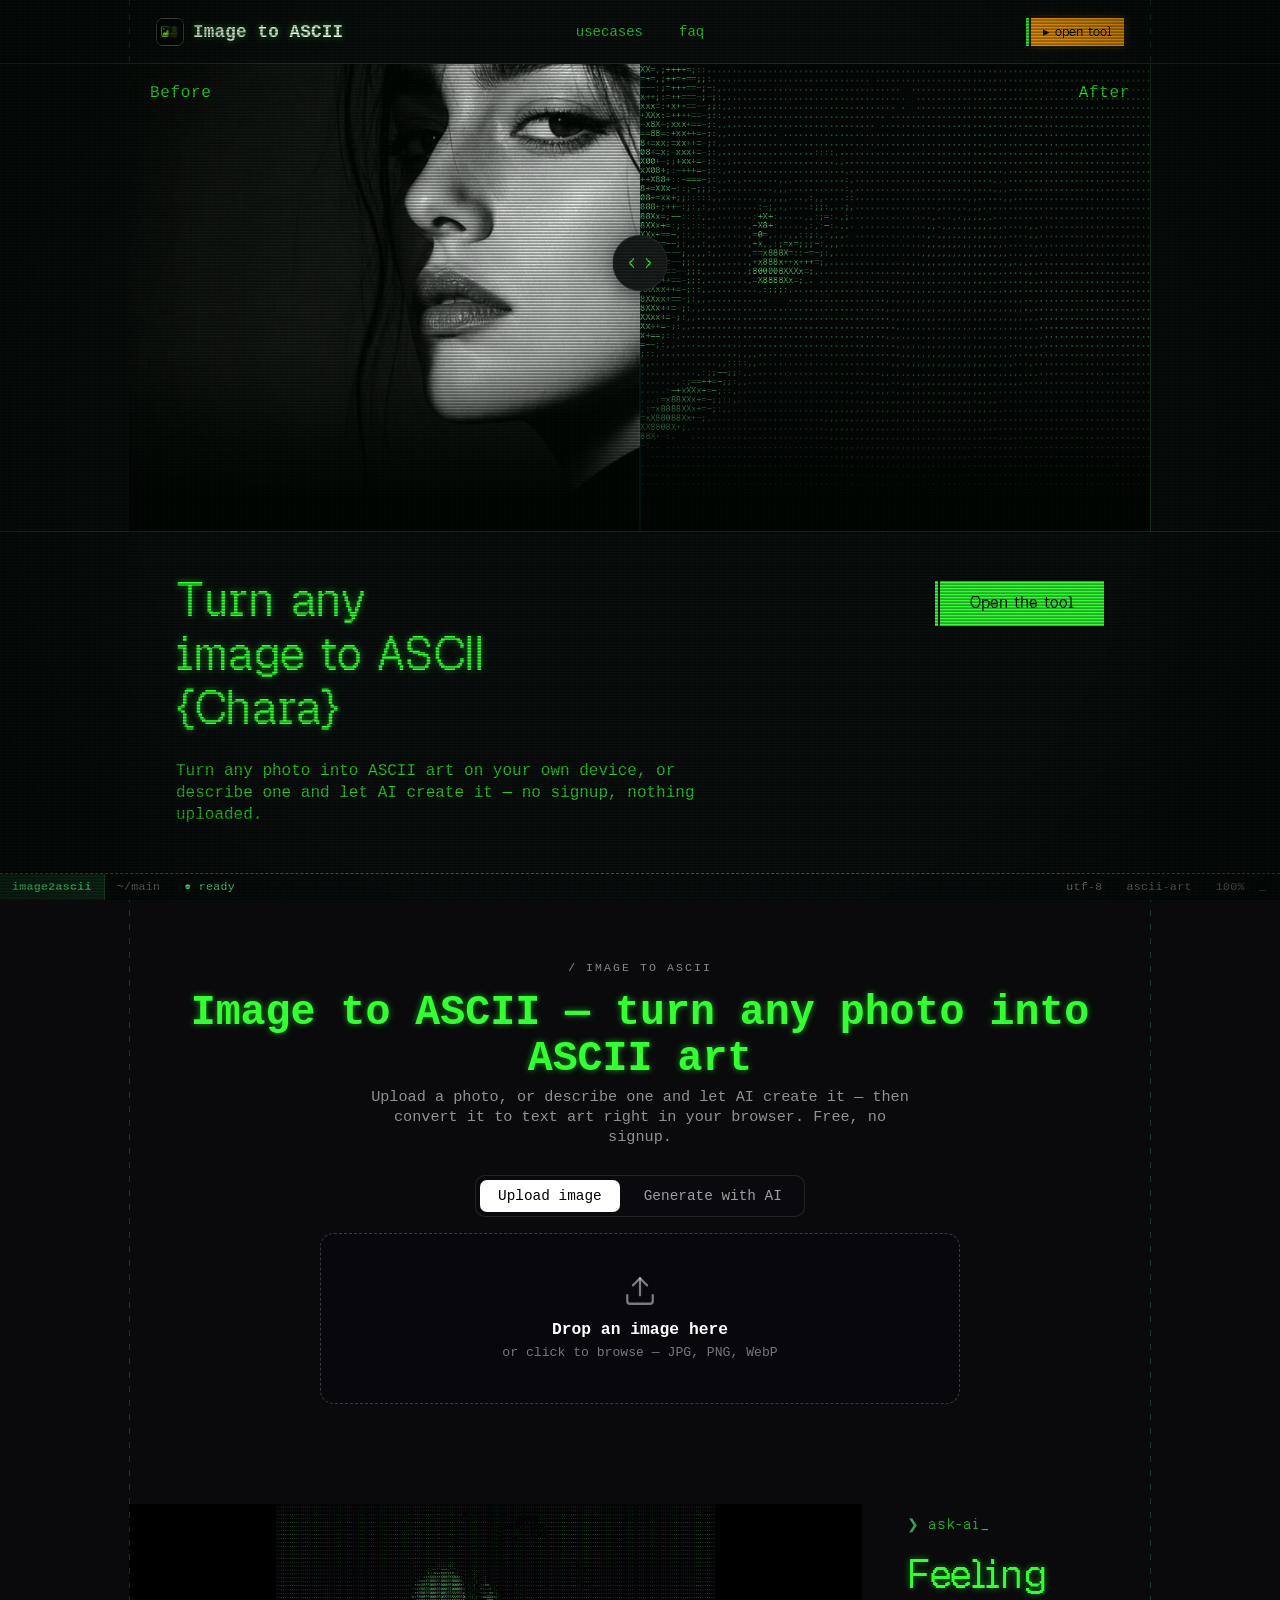
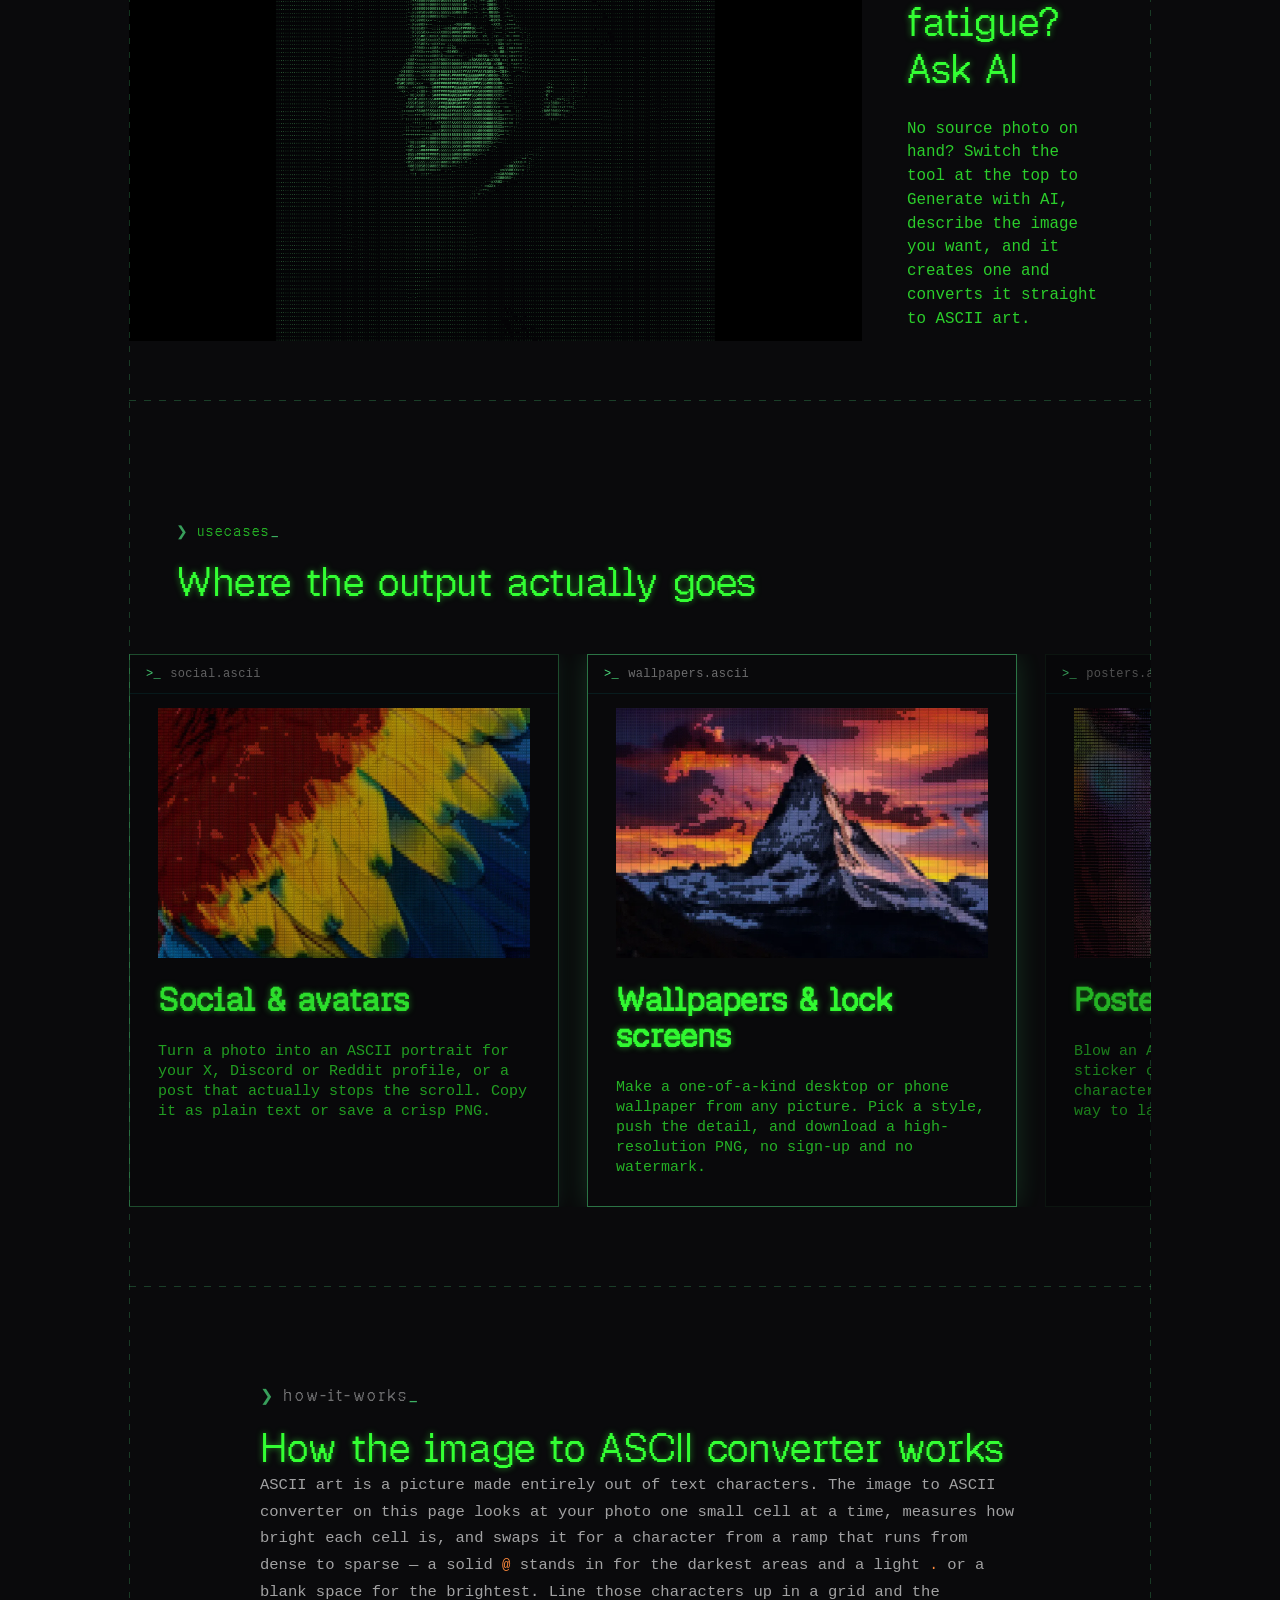
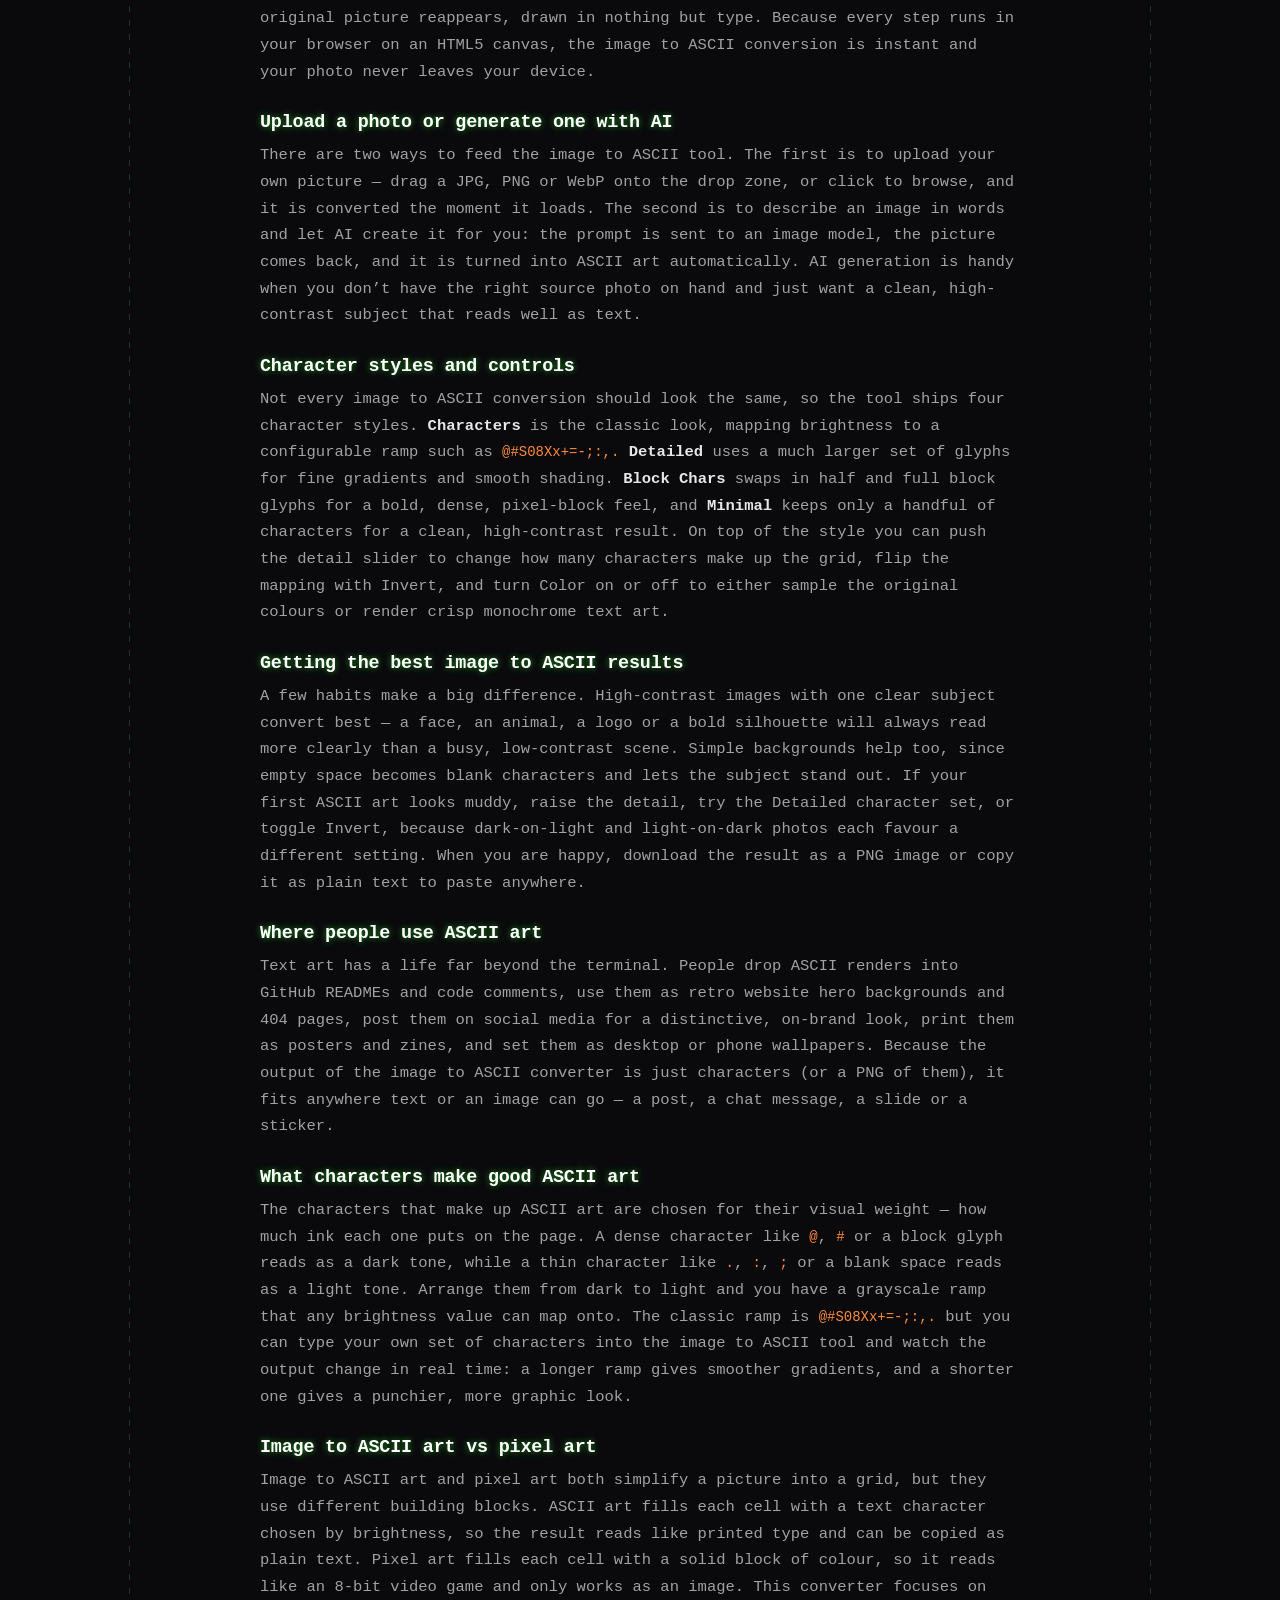
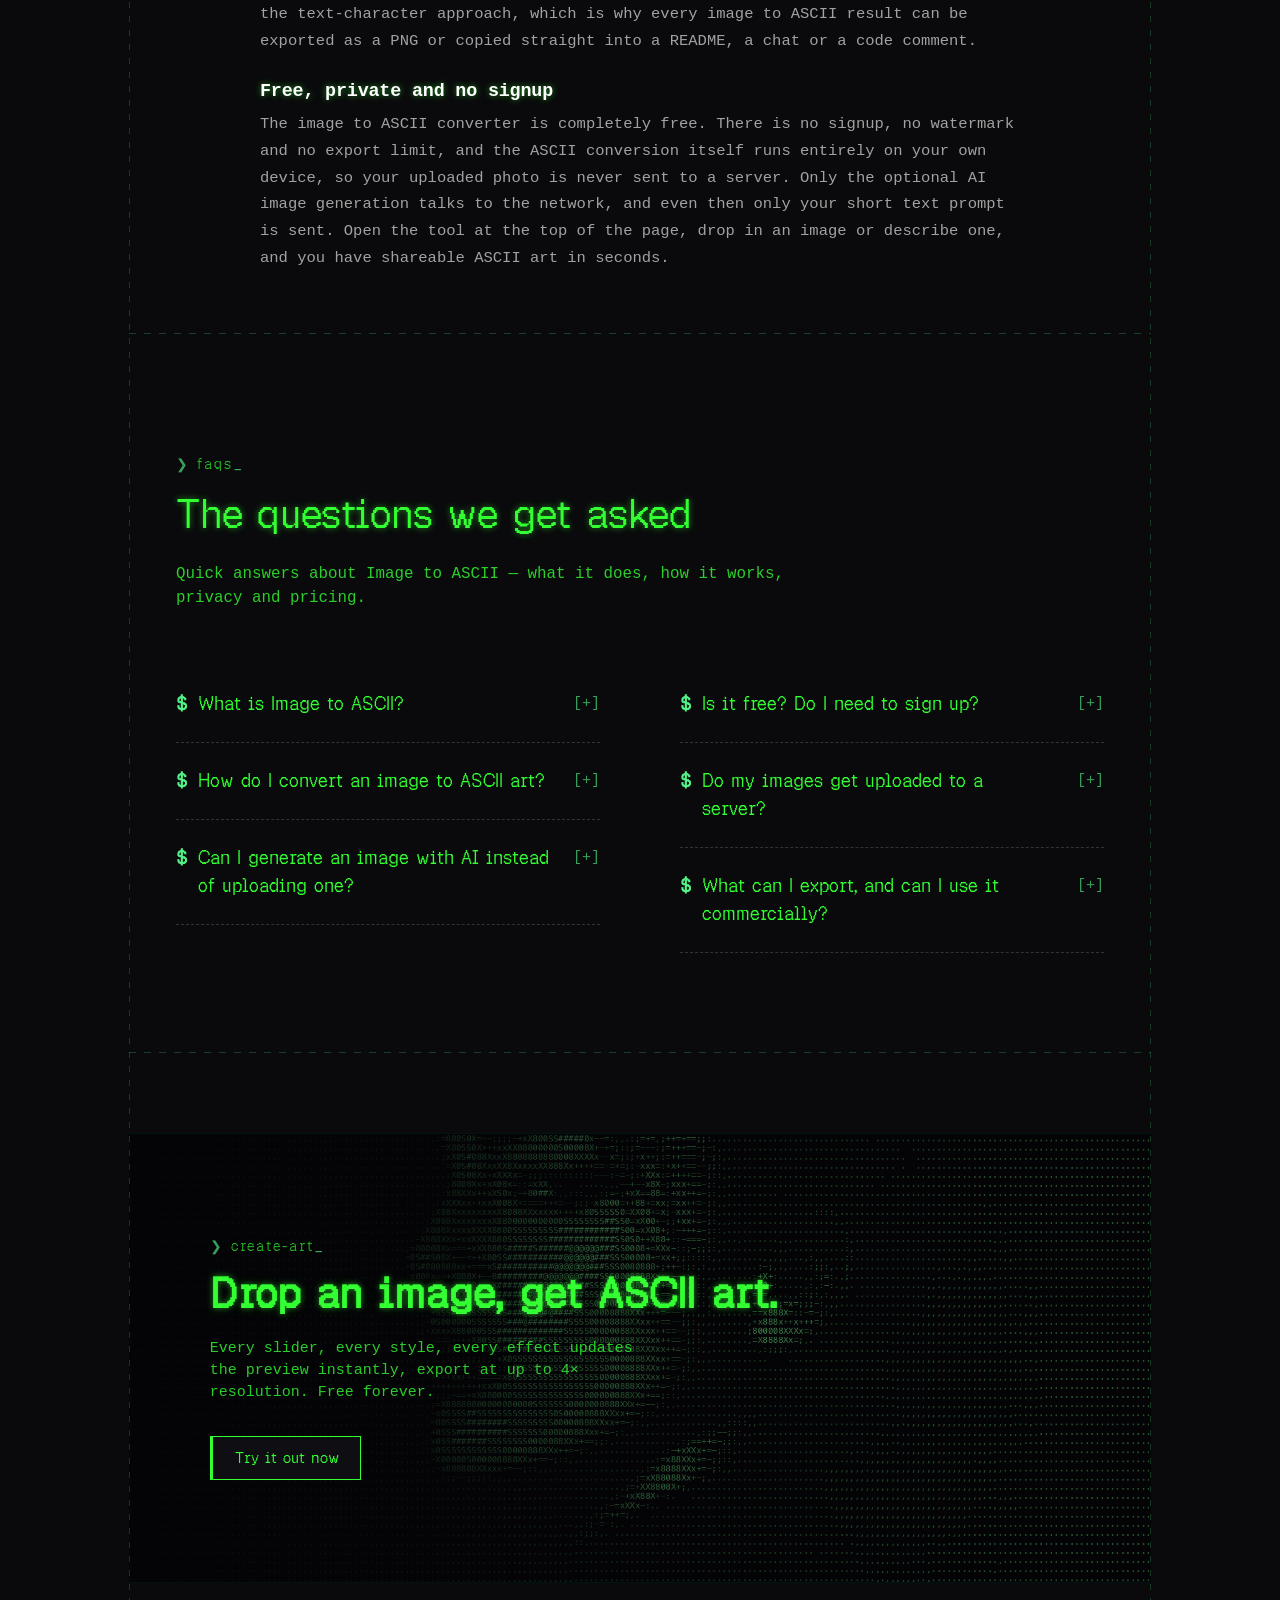
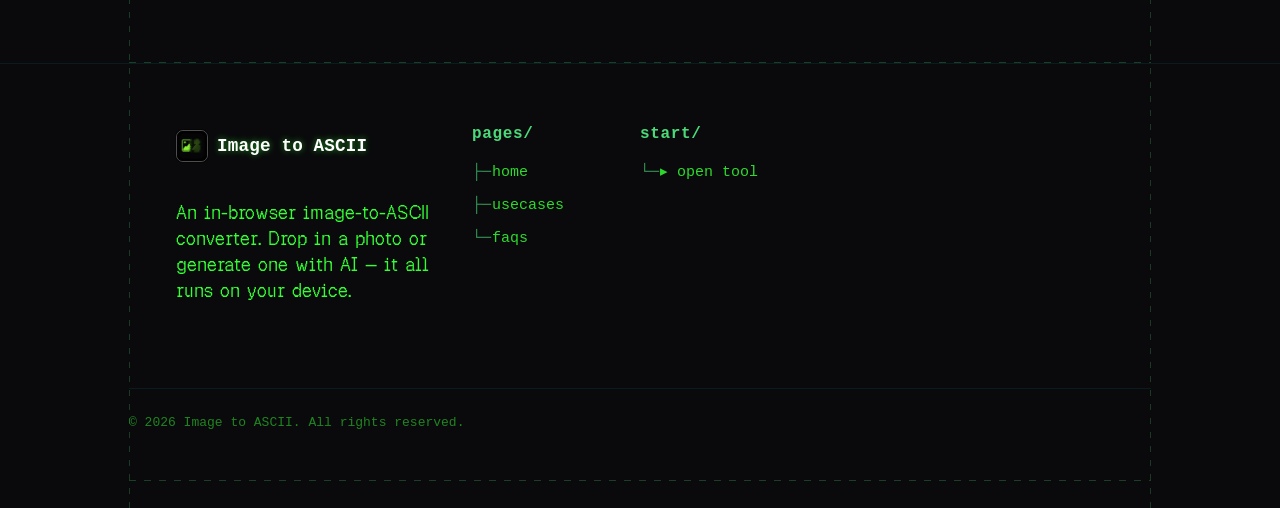
<file: index.html>
<!DOCTYPE html>
<html lang="en">
<head>
  <meta charset="UTF-8">
  <meta name="viewport" content="width=device-width, initial-scale=1.0">
  <!-- Google tag (gtag.js) -->
  <script async src="https://www.googletagmanager.com/gtag/js?id=G-FPCZ2927BQ"></script>
  <script>
    window.dataLayer = window.dataLayer || [];
    function gtag(){dataLayer.push(arguments);}
    gtag('js', new Date());
    gtag('config', 'G-FPCZ2927BQ');
  </script>
  <title>Image to ASCII — Free Online ASCII Art Generator</title>
  <meta name="description" content="Image to ASCII — free online converter. Upload a photo or generate one with AI, then turn it into ASCII art in your browser. Export as PNG or text.">
<link rel="icon" href="/favicon.ico" sizes="any">
<link rel="icon" type="image/png" sizes="32x32" href="/assets/brand/favicon-32.png">
<link rel="icon" type="image/png" sizes="16x16" href="/assets/brand/favicon-16.png">
<link rel="apple-touch-icon" sizes="180x180" href="/assets/brand/apple-touch-icon.png">
  <meta property="og:title" content="Image to ASCII — Free Online ASCII Art Generator">
  <meta property="og:description" content="Turn any photo into ASCII art on your own device, or describe one and let AI create it — no signup, nothing uploaded.">
  <meta property="og:image" content="https://imagetoascii.app/og.jpg">
  <meta property="og:type" content="website">
  <meta name="twitter:card" content="summary_large_image">
  <meta name="twitter:title" content="Image to ASCII — Free Online ASCII Art Generator">
  <meta name="twitter:description" content="Turn any photo into ASCII art on your own device, or describe one and let AI create it — no signup, nothing uploaded.">
  <link rel="canonical" href="https://imagetoascii.app/">
<style>
  /* ============================================================
     Geist Pixel Square by Vercel / Andres Briganti / Guido Ferreyra.
     Licensed under the SIL Open Font License 1.1 (free to use, embed and
     redistribute) — full license at /landing-assets/fonts/OFL.txt
     ============================================================ */
  @font-face {
    font-family: "GeistPixel-Square";
    src: url("/landing-assets/fonts/GeistPixel-Square.woff2") format("woff2"),
         url("/landing-assets/fonts/GeistPixel-Square.ttf") format("truetype");
    font-weight: 400;
    font-style: normal;
    font-display: swap;
  }

  /* ============================================================
     IMAGE→ASCII DESIGN SYSTEM  (original authorship)
     A phosphor-CRT terminal aesthetic: green readout on near-black,
     mono type, dashed rails/dividers, scanline + vignette overlays.
     All tokens below are ours; component rules follow.
     ============================================================ */
  :root {
    /* --- surfaces --- */
    --ia-bg:          #0a0a0c;      /* page base */
    --ia-panel:       #0f0f13;      /* raised chrome (buttons, art frame) */
    --ia-ink:         #0a0a0c;      /* text sitting on bright fills */

    /* --- phosphor readout (primary text is green) --- */
    --ia-fg:          #33ff33;
    --ia-fg-80:       rgba(51, 255, 51, 0.80);
    --ia-fg-70:       rgba(51, 255, 51, 0.70);
    --ia-fg-50:       rgba(51, 255, 51, 0.50);
    --ia-fg-40:       rgba(51, 255, 51, 0.40);

    /* --- terminal-chrome accent (rails, prompts, glyph rules) --- */
    --ia-phos:        #57ff8f;
    --ia-phos-55:     rgba(87, 255, 143, 0.55);
    --ia-phos-38:     rgba(87, 255, 143, 0.38);
    --ia-phos-22:     rgba(87, 255, 143, 0.22);
    --ia-phos-20:     rgba(87, 255, 143, 0.20);
    --ia-phos-16:     rgba(87, 255, 143, 0.16);

    /* --- amber call-to-action + cyan hairlines --- */
    --ia-amber:       #ff9d00;
    --ia-amber-hi:    #ffb433;
    --ia-cyan:        #00ffff;
    --ia-edge:        rgba(0, 255, 255, 0.15);
    --ia-edge-faint:  rgba(0, 255, 255, 0.08);

    /* --- neutral washes for muted/secondary text & panels --- */
    --ia-mute-62:     rgba(255, 255, 255, 0.62);
    --ia-mute-50:     rgba(255, 255, 255, 0.50);
    --ia-mute-42:     rgba(255, 255, 255, 0.42);
    --ia-hair:        rgba(221, 221, 221, 0.10);
    --ia-white:       #ffffff;

    /* --- glow used on headings/prompts --- */
    --ia-glow:        0 0 6px rgba(51, 255, 51, 0.55);

    /* --- type --- */
    --ia-display: "GeistPixel-Square", ui-monospace, "SF Mono", Menlo, monospace;
    --ia-mono:    ui-monospace, "SF Mono", Menlo, Monaco, "Courier New", monospace;

    /* --- layout rhythm ---
       Content runs rail-to-rail inside a 1728px artboard. --pad is the gap
       from viewport edge to the rail; --inset is extra breathing room so
       headings/paragraphs don't touch the rails. */
    --ia-artboard: 1728px;
    --ia-pad:      129px;
    --ia-band:     1470px;   /* rail-to-rail inner width (artboard - 2*pad) */
    --ia-inset:    47px;
  }

  *, *::before, *::after { box-sizing: border-box; }

  ::selection      { background: #163f22; color: var(--ia-fg); }
  ::-moz-selection { background: #163f22; color: var(--ia-fg); }

  html, body { margin: 0; padding: 0; overflow-x: hidden; }
  body {
    background: var(--ia-bg);
    color: var(--ia-fg);
    font-family: var(--ia-mono);
    font-size: 16px;
    line-height: 20px;
    -webkit-font-smoothing: antialiased;
    -moz-osx-font-smoothing: grayscale;
    position: relative;
    padding-bottom: 27px;           /* clearance for the fixed status bar */
  }
  a { color: inherit; text-decoration: none; }
  button { font-family: inherit; cursor: pointer; }
  img, video, canvas { max-width: 100%; height: auto; }

  /* Phosphor bloom on titles + live prompts */
  h1, h2, h3, .ia-brand, .ia-rotator { text-shadow: var(--ia-glow); }

  /* Full-screen CRT texture: fine horizontal scanlines + a whisper of
     chromatic tint. Sits above everything, ignores pointer events. */
  body::before {
    content: "";
    position: fixed; inset: 0;
    z-index: 99999; pointer-events: none;
    background:
      linear-gradient(rgba(18,16,16,0) 50%, rgba(0,0,0,0.25) 50%),
      linear-gradient(90deg, rgba(51,255,51,0.03), rgba(0,255,255,0.02), rgba(255,157,0,0.02));
    background-size: 100% 3px, 6px 100%;
  }
  /* Screen-curvature vignette */
  body::after {
    content: "";
    position: fixed; inset: 0;
    z-index: 99998; pointer-events: none;
    background: radial-gradient(circle, rgba(0,0,0,0) 65%, rgba(0,0,0,0.5) 100%);
  }

  /* ============================================================
     Ambient layers: rain canvas, boot overlay, secondary scanline
     ============================================================ */
  /* Signature ASCII "rain" behind all content; masked to fade behind the
     centre reading column, brighter at the edges. */
  #ia-rain {
    position: fixed; inset: 0; z-index: 0; pointer-events: none; opacity: 0.42;
    -webkit-mask-image: linear-gradient(90deg, #000 0%, #000 6%, transparent 18%, transparent 82%, #000 94%, #000 100%);
            mask-image: linear-gradient(90deg, #000 0%, #000 6%, transparent 18%, transparent 82%, #000 94%, #000 100%);
  }
  #ia-rain.ia-rain--boost {
    opacity: 0.9 !important; transition: opacity 0.4s ease;
    -webkit-mask-image: none; mask-image: none;
  }
  @media (prefers-reduced-motion: reduce) { #ia-rain { display: none; } }

  /* Secondary faint scanline layer (below the full-screen ::before) */
  .ia-crt {
    position: fixed; inset: 0; z-index: 9998; pointer-events: none;
    background: repeating-linear-gradient(0deg, rgba(0,0,0,0.11) 0 1px, transparent 1px 3px);
  }

  /* One-shot boot sequence overlay (session-gated, skippable) */
  #ia-boot {
    position: fixed; inset: 0; z-index: 9999; display: none;
    background: #040406; padding: 10vh 8vw; overflow: hidden;
    font-family: var(--ia-mono);
  }
  #ia-boot.is-on { display: block; }
  #ia-boot.is-out { opacity: 0; transition: opacity 0.5s ease; pointer-events: none; }
  #ia-boot::after {
    content: ""; position: absolute; inset: 0; pointer-events: none;
    background: repeating-linear-gradient(0deg, rgba(0,0,0,0) 0 2px, rgba(0,0,0,0.28) 2px 3px);
  }
  #ia-boot-log {
    margin: 0; white-space: pre-wrap; color: var(--ia-phos);
    font-size: clamp(12px, 1.5vw, 16px); line-height: 1.75;
    text-shadow: 0 0 8px rgba(87,255,143,0.45);
  }
  @media (prefers-reduced-motion: reduce) { #ia-boot { display: none !important; } }

  /* ============================================================
     Structural rails + section dividers (dashed phosphor)
     ============================================================ */
  .ia-rails {
    position: absolute; inset: 0; pointer-events: none;
    z-index: 5; max-width: var(--ia-artboard); margin: 0 auto; left: 0; right: 0;
  }
  .ia-rails::before, .ia-rails::after {
    content: ""; position: absolute; top: 0; bottom: 0; width: 1px;
    background: repeating-linear-gradient(180deg, var(--ia-phos-20) 0 6px, transparent 6px 14px);
  }
  .ia-rails::before { left: var(--ia-pad); }
  .ia-rails::after  { right: var(--ia-pad); }

  /* Content sits above the page bg but below the rails */
  .ia-topbar, .ia-section, .ia-foot { position: relative; z-index: 2; }
  .ia-hero { position: relative; }

  /* Per-section bottom divider, aligned to the rails at every viewport */
  .ia-section::after,
  .ia-foot::after {
    content: ""; position: absolute; bottom: 0; height: 1px;
    background: repeating-linear-gradient(90deg, var(--ia-phos-22) 0 7px, transparent 7px 15px);
    pointer-events: none; z-index: 6;
    left:  max(var(--ia-pad), calc((100vw - var(--ia-artboard)) / 2 + var(--ia-pad)));
    right: max(var(--ia-pad), calc((100vw - var(--ia-artboard)) / 2 + var(--ia-pad)));
  }

  /* ============================================================
     TOP BAR / NAV
     ============================================================ */
  .ia-topbar {
    position: sticky; top: 0; z-index: 100; height: 64px;
    background: transparent;
    border-bottom: 1px solid var(--ia-edge);
    transition: background 0.2s, backdrop-filter 0.2s;
  }
  body.is-scrolled .ia-topbar {
    background: rgba(4, 4, 6, 0.78);
    backdrop-filter: blur(10px);
    -webkit-backdrop-filter: blur(10px);
  }
  .ia-topbar-inner {
    max-width: var(--ia-artboard); height: 100%; margin: 0 auto;
    padding: 0 calc(var(--ia-pad) + 27px);
    display: flex; align-items: center; justify-content: space-between;
    gap: 32px; position: relative;
  }
  .ia-brand { display: inline-flex; align-items: center; height: 28px; flex: 0 0 auto; }
  .ia-brand-mark {
    height: 28px; width: 28px; border-radius: 7px;
    border: 1px solid rgba(255,255,255,0.28);
    box-shadow: 0 0 0 1px rgba(0,0,0,0.4);
    vertical-align: middle; margin-right: 9px; display: inline-block;
  }
  .ia-brand-word {
    font-family: "Pixelify Sans", var(--ia-mono);
    font-weight: 600; font-size: 1.1rem; color: var(--ia-white);
    white-space: nowrap; letter-spacing: 0.01em;
  }
  .ia-navlinks {
    display: flex; align-items: center; gap: 36px;
    font-family: var(--ia-mono); font-size: 14px; line-height: 20px;
    color: var(--ia-fg); position: absolute; left: 50%; transform: translateX(-50%);
  }
  .ia-navlink { transition: opacity 0.15s; white-space: nowrap; opacity: 0.85; }
  .ia-navlink:hover { opacity: 1; }

  /* Amber "open tool" CTA: 3px phosphor tab + solid amber button */
  .ia-open { display: inline-flex; align-items: center; height: 28px; gap: 2px; flex: 0 0 auto; }
  .ia-open-rule { width: 3px; height: 28px; background: var(--ia-fg); flex: 0 0 3px; }
  .ia-open-btn {
    height: 28px; padding: 0 12px; border: 0;
    background: var(--ia-amber); color: var(--ia-ink);
    display: inline-flex; align-items: center;
    font-family: var(--ia-display); font-size: 13px; line-height: 1;
    text-decoration: none; white-space: nowrap;
    box-shadow: 0 0 8px rgba(255,157,0,0.3);
    transition: background 0.15s, box-shadow 0.15s;
  }
  .ia-open-btn:hover { background: var(--ia-amber-hi); box-shadow: 0 0 12px rgba(255,157,0,0.6); }

  /* Hamburger (≤1100px). Above the drawer so it doubles as the ✕. */
  .ia-burger {
    display: none; background: transparent; border: 0; padding: 8px;
    width: 40px; height: 40px; flex: 0 0 40px;
    flex-direction: column; justify-content: center; align-items: center; gap: 5px;
    margin-left: 20px; position: relative; z-index: 250;
  }
  .ia-burger-bar {
    width: 22px; height: 1.5px; background: var(--ia-fg);
    transition: transform 0.22s ease, opacity 0.18s ease; transform-origin: center;
  }
  body.is-menu .ia-burger-bar:nth-child(1) { transform: translateY(6.5px) rotate(45deg); }
  body.is-menu .ia-burger-bar:nth-child(2) { opacity: 0; }
  body.is-menu .ia-burger-bar:nth-child(3) { transform: translateY(-6.5px) rotate(-45deg); }

  /* Full-viewport mobile drawer */
  .ia-drawer {
    position: fixed; inset: 0; z-index: 200;
    background: rgba(4,4,6,0.98);
    backdrop-filter: blur(14px); -webkit-backdrop-filter: blur(14px);
    display: flex; flex-direction: column; justify-content: center; align-items: flex-start;
    padding: 24px 32px; gap: 32px;
    transform: translateX(100%); opacity: 0; pointer-events: none;
    transition: transform 0.28s ease, opacity 0.2s ease;
  }
  .ia-drawer.is-open { transform: translateX(0); opacity: 1; pointer-events: auto; }
  .ia-drawer-nav {
    display: flex; flex-direction: column; gap: 20px; width: 100%;
    font-family: var(--ia-display); font-size: 24px; line-height: 1.2; color: var(--ia-fg);
  }
  .ia-drawer-nav a { color: var(--ia-fg); padding: 6px 0; }
  .ia-drawer-cta { display: inline-flex; align-items: center; gap: 2px; height: 36px; margin-top: 12px; }
  .ia-drawer-cta .ia-open-rule { height: 36px; }
  .ia-drawer-cta .ia-open-btn { height: 36px; font-size: 14px; padding: 0 16px; }
  .ia-drawer-close {
    position: absolute; top: 16px; right: 16px; width: 44px; height: 44px;
    background: transparent; border: 1px solid rgba(255,255,255,0.2); color: var(--ia-fg);
    display: inline-flex; align-items: center; justify-content: center; cursor: pointer;
    transition: background 0.15s, border-color 0.15s;
  }
  .ia-drawer-close:hover { background: rgba(255,255,255,0.06); border-color: rgba(255,255,255,0.5); }
  .ia-drawer-close svg { width: 22px; height: 22px; }

  /* ============================================================
     HERO  (compare slider → title row → subtitle)
     ============================================================ */
  .ia-hero { position: relative; z-index: 6; padding: 0 var(--ia-pad); max-width: var(--ia-artboard); margin: 0 auto; }
  /* Hero-only SOLID side rails. The rest of the page keeps the dashed .ia-rails;
     the hero sits at z-index 6 (above the dashed rails at z5, below the sticky
     nav at z100), so these opaque lines cover the dashed rails for the hero's
     height only, aligned to the same --ia-pad gutters. */
  .ia-hero::before, .ia-hero::after {
    content: ""; position: absolute; top: 0; bottom: 0; width: 1px;
    background: var(--ia-phos-20); pointer-events: none;
  }
  .ia-hero::before { left: var(--ia-pad); }
  .ia-hero::after  { right: var(--ia-pad); }
  .ia-hero-stage { position: relative; }
  /* Full-viewport hairline under the slider so the rails read as "cut" here */
  .ia-hero-stage::after,
  .ia-hero-copy::after {
    content: ""; position: absolute; left: 50%; bottom: 0; transform: translateX(-50%);
    width: 100vw; height: 1px; background: var(--ia-hair); pointer-events: none; z-index: 9;
  }
  /* Text block paints over the rails (its own bg) so they stop at the slider */
  .ia-hero-copy {
    display: flow-root; padding: 0 0 56px; position: relative; z-index: 7; background: var(--ia-bg);
  }
  .ia-hero-row {
    display: grid; grid-template-columns: minmax(0, 1280px) 1fr auto;
    align-items: start; column-gap: 48px; margin-top: 41px; padding: 0 var(--ia-inset);
  }
  .ia-title {
    grid-column: 1; margin: 0;
    font-family: var(--ia-display); font-weight: 400;
    font-size: clamp(32px, 3.6vw, 64px); line-height: 1.18; letter-spacing: -0.01em;
    color: var(--ia-fg);
  }
  /* Typewriter rotator: braces hug the animated word; width pinned so the
     line length can't jump as words change. */
  .ia-rotator {
    display: inline-flex; align-items: baseline; white-space: nowrap;
    min-width: 14ch; justify-content: flex-start;
  }
  .ia-brace { display: inline-block; }
  .ia-word { display: inline-block; vertical-align: baseline; }
  .ia-hero-actions {
    grid-column: 3; display: inline-flex; gap: 8px; flex: 0 0 auto;
    align-self: start; padding-top: 8px;
  }
  .ia-hero-sub {
    max-width: 70ch; color: var(--ia-fg-80);
    font-family: var(--ia-mono); font-size: 16px; line-height: 22px;
    margin: 24px 0 0; padding: 0 var(--ia-inset);
  }
  /* Primary CTA: phosphor tab + solid green label */
  .ia-btn-primary {
    display: inline-flex; align-items: stretch; gap: 2px; height: 45px;
    text-decoration: none; background: transparent; border: 0; padding: 0;
    font-family: var(--ia-display); font-size: 16px; line-height: 20px;
  }
  .ia-btn-primary::before { content: ""; width: 3px; background: var(--ia-fg); flex: 0 0 3px; }
  .ia-btn-primary-label {
    display: inline-flex; align-items: center; justify-content: center;
    background: var(--ia-fg); color: var(--ia-ink);
    padding: 0 16px; min-width: 164px; transition: background 0.15s;
  }
  .ia-btn-primary:hover .ia-btn-primary-label { background: #5cff5c; }

  /* ---- Compare slider ---- */
  .ia-compare {
    position: relative; width: 100%; aspect-ratio: 1477 / 676;
    margin-top: 0; overflow: hidden; background: #000;
    user-select: none; -webkit-user-select: none;
  }
  .ia-compare-side { position: absolute; inset: 0; width: 100%; height: 100%; }
  .ia-compare-media { width: 100%; height: 100%; object-fit: cover; display: block; }
  .ia-compare-side--after { clip-path: inset(0 0 0 var(--split, 50%)); }
  .ia-compare-veil {
    position: absolute; left: 0; right: 0; bottom: 0; height: 183px;
    background: linear-gradient(180deg, rgba(0,0,0,0) 0%, rgba(0,0,0,1) 86.99%);
    pointer-events: none;
  }
  .ia-compare-tag {
    position: absolute; top: 19px; color: var(--ia-fg);
    font-family: var(--ia-mono); font-size: 16px; line-height: 20px;
    text-shadow: 0 1px 1px rgba(0,0,0,0.66); letter-spacing: 0.04em; pointer-events: none;
  }
  .ia-compare-tag--before { left: 21px; }
  .ia-compare-tag--after  { right: 21px; text-align: right; }
  .ia-compare-line {
    position: absolute; top: 0; bottom: 0; left: var(--split, 50%); width: 2px;
    background: var(--ia-edge-faint); transform: translateX(-50%); z-index: 5; pointer-events: none;
  }
  .ia-compare-grip {
    position: absolute; top: calc(287/676 * 100%); left: var(--split, 50%);
    transform: translate(-50%, -50%);
    width: 55px; height: 56px; border-radius: 999px; background: #1A1A1C;
    display: flex; align-items: center; justify-content: center; z-index: 6;
    cursor: grab; color: var(--ia-fg);
    border: 1px solid rgba(255,255,255,0.08); box-shadow: 0 4px 20px rgba(0,0,0,0.5);
    transition: transform 0.15s;
  }
  .ia-compare-grip:hover  { transform: translate(-50%, -50%) scale(1.06); }
  .ia-compare-grip:active { cursor: grabbing; transform: translate(-50%, -50%) scale(0.98); }
  .ia-compare-arrows { display: flex; align-items: center; gap: 1px; }
  .ia-compare-arrows svg { width: 16px; height: 16px; }

  /* ============================================================
     Shared section scaffolding: eyebrow / heading / lead
     ============================================================ */
  .ia-section { padding: 96px 0 0; position: relative; }
  #learn { padding-bottom: 48px; }
  .ia-shell { max-width: var(--ia-artboard); margin: 0 auto; padding: 0 var(--ia-pad); }
  .ia-eyebrow {
    display: inline-block; font-family: var(--ia-display);
    font-size: clamp(11px, 0.4vw + 9px, 16px); line-height: 1.5;
    letter-spacing: 0.14em; opacity: 0.68; color: var(--ia-fg);
    text-transform: lowercase; margin: 0 0 clamp(8px, 1vw + 4px, 16px);
  }
  .ia-eyebrow::before { content: "\276F  "; color: var(--ia-phos); opacity: 0.9; }
  .ia-eyebrow::after  { content: "_"; color: var(--ia-phos); margin-left: 1px; animation: ia-blink 1.1s steps(1) infinite; }
  @keyframes ia-blink { 0%, 49% { opacity: 0.9; } 50%, 100% { opacity: 0; } }
  .ia-h2 {
    font-family: var(--ia-display); font-weight: 400;
    font-size: clamp(24px, 2.2vw + 12px, 48px); line-height: 1.18;
    color: var(--ia-fg); margin: 0; letter-spacing: -0.01em;
  }
  .ia-lead {
    color: var(--ia-fg-80); font-size: clamp(14px, 0.3vw + 12px, 16px);
    line-height: 1.5; margin: clamp(16px, 1.5vw + 8px, 24px) 0 0; max-width: 608px;
  }
  .ia-lead a {
    color: inherit; text-decoration: underline; text-underline-offset: 3px;
    text-decoration-thickness: 1px; text-decoration-color: rgba(255,255,255,0.4);
    transition: color 0.15s ease, text-decoration-color 0.15s ease;
  }
  .ia-lead a:hover { color: #fff; text-decoration-color: #fff; }

  /* ============================================================
     LEARN prose (how-it-works copy)
     ============================================================ */
  .ia-prose { max-width: 760px; margin: 0 auto; }
  .ia-prose .ia-eyebrow { color: var(--ia-mute-62); }
  .ia-prose h3 { font-size: 1.15rem; color: #fff; margin: 28px 0 9px; letter-spacing: -0.01em; }
  .ia-prose p { color: var(--ia-mute-62); line-height: 1.72; font-size: 0.97rem; margin: 0 0 15px; }
  .ia-prose strong { color: rgba(255,255,255,0.9); font-weight: 600; }
  .ia-prose code { font-family: var(--ia-mono); color: #FF8A3C; font-size: 0.9em; }

  /* ============================================================
     ASK-AI (Context.md)
     ============================================================ */
  .ia-ask { padding: 60px 0; }
  .ia-ask-inner {
    width: calc(100% - 2 * var(--ia-pad)); max-width: var(--ia-band); margin: 0 auto;
    display: grid; grid-template-columns: minmax(0, 733px) minmax(0, 1fr);
    gap: 45px; align-items: center; position: relative;
  }
  .ia-ask-copy { padding-right: 47px; }
  .ia-ask-copy .ia-h2 { max-width: 559px; }
  .ia-ask-copy .ia-lead { max-width: 585px; }
  .ia-ask-art { width: 100%; aspect-ratio: 733 / 437; background: #000; position: relative; overflow: hidden; }
  .ia-ask-art img { width: 100%; height: 100%; object-fit: contain; display: block; }
  /* Copy button overlaps the art panel (per composition) */
  .ia-ask-btn {
    position: absolute; left: calc(424 / 1476 * 100%); top: calc(286 / 488 * 100%);
    display: inline-grid; grid-template-columns: 147px 1px 60px; align-items: stretch;
    background: var(--ia-panel); outline: 1px solid var(--ia-fg); outline-offset: -1px;
    width: 207px; height: 67px; cursor: pointer; border: 0; padding: 0;
    color: var(--ia-fg); font-family: inherit; overflow: hidden; z-index: 2;
    transition: background 0.15s, transform 0.15s;
  }
  .ia-ask-btn:hover { background: #1C1C1C; transform: translateY(-2px); }
  .ia-ask-btn-label {
    display: inline-flex; align-items: center; padding-left: 24px;
    font-family: var(--ia-display); font-size: 20px; line-height: 24px; color: var(--ia-fg);
    transition: opacity 0.18s ease;
  }
  .ia-ask-btn-sep { background: var(--ia-fg); }
  .ia-ask-btn-icon { display: inline-flex; align-items: center; padding-left: 19px; color: var(--ia-fg); position: relative; }
  .ia-ask-btn-icon svg { width: 24px; height: 24px; }

  /* Stacked copy/loading/tick glyphs (only one shown at a time) */
  .ia-glyph { position: absolute; top: 50%; left: 50%; transform: translate(-50%, -50%); opacity: 0; transition: opacity 0.18s ease; }
  .ia-ask-btn .ia-glyph--copy,
  .ia-style-email .ia-glyph--copy { opacity: 1; }
  .ia-ask-btn.is-loading .ia-glyph--copy,
  .ia-ask-btn.is-copied  .ia-glyph--copy,
  .ia-style-email.is-copied .ia-glyph--copy { opacity: 0; }
  .ia-ask-btn.is-loading .ia-glyph--loading { opacity: 1; animation: ia-spin 0.9s linear infinite; }
  .ia-ask-btn.is-copied  .ia-glyph--tick,
  .ia-style-email.is-copied .ia-glyph--tick { opacity: 1; }
  .ia-ask-btn.is-loading .ia-ask-btn-label,
  .ia-ask-btn.is-copied  .ia-ask-btn-label { opacity: 0.92; }
  @keyframes ia-spin {
    from { transform: translate(-50%, -50%) rotate(0deg); }
    to   { transform: translate(-50%, -50%) rotate(360deg); }
  }

  /* ============================================================
     STYLES grid — preserved in markup + DOM order but not rendered
     (the live page hides this section; remove the `display:none`
     below to bring the four static style cards back into view).
     ============================================================ */
  .ia-styles { display: none; }
  .ia-styles-header { padding: 0 var(--ia-inset); margin-bottom: 56px; }
  .ia-styles-header .ia-h2 { max-width: 834px; }
  .ia-styles-grid {
    display: grid; grid-template-columns: repeat(3, minmax(0, 1fr)); gap: 0;
    border-top: 1px solid #1a1a1b; border-bottom: 1px solid #1a1a1b;
  }
  .ia-style {
    display: flex; flex-direction: column;
    border-right: 1px solid #1a1a1b; border-bottom: 1px solid #1a1a1b;
    background: var(--ia-bg); position: relative; overflow: hidden;
    text-decoration: none; color: var(--ia-fg); transition: background 0.2s;
  }
  .ia-style:hover { background: rgba(255,255,255,0.025); }
  .ia-style:hover .ia-style-media img { transform: scale(1.04); }
  .ia-style:nth-child(3n) { border-right: none; }
  .ia-style-media { aspect-ratio: 493 / 343; background: #0F0F12; overflow: hidden; }
  .ia-style-media img { width: 100%; height: 100%; object-fit: cover; display: block; transition: transform 0.5s ease; }
  .ia-style-body { padding: 32px 24px 80px 24px; display: flex; flex-direction: column; flex: 1; min-height: 224px; position: relative; }
  .ia-style-title { font-family: var(--ia-display); font-size: 24px; line-height: 28px; color: var(--ia-fg); margin: 0 0 12px; letter-spacing: -0.005em; }
  .ia-style-desc { font-family: var(--ia-mono); font-size: 16px; line-height: 20px; color: var(--ia-fg); opacity: 0.7; max-width: 430px; margin: 0; flex: 0 0 auto; }
  .ia-style-arrow { width: 24px; height: 24px; color: var(--ia-fg); position: absolute; left: 24px; bottom: 24px; opacity: 0.7; transition: transform 0.2s, opacity 0.2s; }
  .ia-style:hover .ia-style-arrow { transform: translateX(4px); opacity: 1; }
  .ia-style--coming {
    grid-column: 1 / -1; border-right: none; text-align: center; padding: 72px 24px;
    background: rgba(255,255,255,0.015);
    display: flex; flex-direction: column; align-items: center; justify-content: center;
  }
  .ia-style--coming .ia-style-title { font-size: 40px; line-height: 1.1; margin: 0; }
  .ia-style--coming .ia-style-desc { font-size: 16px; line-height: 22px; opacity: 0.7; max-width: 460px; margin: 16px auto 24px; text-align: center; }
  .ia-style-email {
    display: inline-grid; grid-template-columns: 303px 1px 59px; align-items: stretch;
    outline: 1px solid var(--ia-fg); outline-offset: -1px; width: 363px; height: 67px;
    text-decoration: none; color: var(--ia-fg); overflow: hidden; background: var(--ia-panel);
    margin-top: 32px; border: 0; padding: 0; font-family: inherit; cursor: pointer; transition: background 0.15s;
  }
  .ia-style-email:hover { background: #1C1C1C; }
  .ia-style-email-label { display: inline-flex; align-items: center; padding-left: 24px; font-family: var(--ia-display); font-size: 20px; line-height: 24px; transition: opacity 0.18s ease; }
  .ia-style-email-sep { background: var(--ia-fg); }
  .ia-style-email-icon { display: inline-flex; align-items: center; padding-left: 19px; position: relative; }
  .ia-style-email-icon svg { width: 24px; height: 24px; }

  /* ============================================================
     USE CASES grid (terminal-window cards)
     ============================================================ */
  .ia-cases { padding-top: 120px; padding-bottom: 80px; }
  .ia-cases-head {
    display: flex; align-items: flex-end; justify-content: space-between;
    gap: 32px; margin-bottom: 48px; padding: 0 var(--ia-inset);
  }
  .ia-cases-head .ia-h2 { max-width: 860px; }
  /* Seamless marquee: the track holds two identical card sets and slides
     translateX(0 → -50%), so set 2 flows straight into set 1 (card 6 → card 1
     with no seam). Spacing uses margin-right, not flex gap, so -50% lands
     exactly on one set (a flex gap would leave a half-gap jump). */
  .ia-cases-ticker { overflow: hidden; position: relative; }
  .ia-cases-track {
    display: flex; width: max-content;
    animation: iaTickerX 46s linear infinite;
    will-change: transform;
  }
  .ia-cases-ticker:hover .ia-cases-track { animation-play-state: paused; }
  @keyframes iaTickerX {
    from { transform: translateX(0); }
    to   { transform: translateX(-50%); }
  }
  .ia-case {
    --spot: 0;
    flex: 0 0 clamp(300px, 40vw, 430px); margin-right: 28px;
    border: 1px solid var(--ia-edge-faint); background: var(--ia-bg);
    padding: 28px; display: flex; flex-direction: column; gap: 24px;
    /* Centre === hover: the card crossfades to the bright -b render (see
       .ia-case-shot--hover) AND lifts to brightness 1 / opacity 1, so a centred
       card is pixel-identical to its hover state. Off-centre it shows the darker
       -a render at a gentle 0.82 floor (the a→b swap is ~3× on its own, so the
       filter only needs to nudge). */
    filter: brightness(calc(0.82 + 0.18 * var(--spot)));
    opacity: calc(0.85 + 0.15 * var(--spot));
    box-shadow: 0 0 calc(var(--spot) * 30px) rgb(87 255 143 / calc(var(--spot) * 0.17));
    border-color: rgb(87 255 143 / calc(0.08 + var(--spot) * 0.4));
  }
  .ia-case:hover { filter: brightness(1) !important; opacity: 1 !important; box-shadow: 0 0 26px rgb(87 255 143 / 0.13); border-color: rgb(87 255 143 / 0.4); }
  @media (prefers-reduced-motion: reduce) { .ia-cases-track { animation: none; } }
  .ia-case-bar {
    display: flex; align-items: center; margin: -28px -28px -10px; padding: 9px 16px;
    border-bottom: 1px solid var(--ia-edge-faint); font-family: var(--ia-mono);
    font-size: 12px; letter-spacing: 0.03em; color: var(--ia-mute-42);
  }
  .ia-case-bar::before { content: ">_"; color: var(--ia-phos); opacity: 0.9; margin-right: 9px; }
  .ia-case-media { position: relative; width: 100%; aspect-ratio: 579 / 389; background: #0F0F12; overflow: hidden; }
  .ia-case-media img {
    position: absolute; inset: 0; width: 100%; height: 100%; object-fit: cover; display: block;
    transition: opacity 0.4s ease, transform 0.5s ease;
  }
  .ia-case-shot--hover { opacity: var(--spot); } /* crossfade to the bright -b render as the card nears the centre */
  .ia-case:hover .ia-case-shot { opacity: 0; transform: scale(1.04); }
  .ia-case:hover .ia-case-shot--hover { opacity: 1; transform: scale(1.04); }
  .ia-case-title { font-family: var(--ia-display); font-size: 32px; line-height: 36px; color: var(--ia-fg); margin: 0; }
  .ia-case-desc { font-family: var(--ia-mono); font-size: 15px; line-height: 20px; color: var(--ia-fg-70); margin: 0; }

  /* ============================================================
     FAQ (terminal accordion)
     ============================================================ */
  .ia-faq { padding-top: 120px; padding-bottom: 100px; }
  .ia-faq-head { margin: 0 0 56px; max-width: 834px; text-align: left; padding: 0 var(--ia-inset); }
  .ia-faq-head .ia-lead { max-width: 608px; }
  .ia-faq-grid {
    display: grid; grid-template-columns: repeat(2, minmax(0, 1fr)); column-gap: 80px;
    max-width: 1248px; margin: 0 auto; padding: 0 var(--ia-inset);
  }
  .ia-qa { display: flex; flex-direction: column; padding: 24px 0; border-bottom: 1px dashed rgba(255,255,255,0.17); }
  .ia-qa-summary { display: flex; align-items: flex-start; justify-content: space-between; gap: 24px; cursor: pointer; list-style: none; }
  .ia-qa-summary::-webkit-details-marker { display: none; }
  .ia-qa-q { display: flex; gap: 8px; font-family: var(--ia-display); font-size: 18px; line-height: 28px; color: var(--ia-fg); }
  .ia-qa-mark { color: var(--ia-phos); opacity: 0.95; font-weight: 600; margin-right: 2px; }
  .ia-qa-toggle { flex: 0 0 auto; font-family: var(--ia-mono); font-size: 15px; line-height: 28px; color: var(--ia-phos); opacity: 0.6; transition: opacity 0.2s; }
  .ia-qa-toggle::before { content: "[+]"; }
  .ia-qa[open] .ia-qa-toggle { opacity: 1; }
  .ia-qa[open] .ia-qa-toggle::before { content: "[\2212]"; }
  .ia-qa-a {
    margin-top: 14px; padding-left: 15px; border-left: 2px solid var(--ia-phos-38);
    color: var(--ia-fg-70); font-family: var(--ia-mono); font-size: 15px; line-height: 22px; max-width: 580px;
  }
  .ia-qa-a a {
    color: inherit; text-decoration: underline; text-underline-offset: 3px;
    text-decoration-thickness: 1px; text-decoration-color: rgba(255,255,255,0.4);
    transition: color 0.15s ease, text-decoration-color 0.15s ease;
  }
  .ia-qa-a a:hover { color: #fff; text-decoration-color: #fff; }

  /* ============================================================
     FINAL CTA (image bg + left mask)
     ============================================================ */
  .ia-final { padding-top: 80px; padding-bottom: 80px; }
  .ia-final-inner { max-width: var(--ia-artboard); margin: 0 auto; padding: 0 var(--ia-pad); }
  .ia-final-panel {
    position: relative; width: 100%; aspect-ratio: 1478 / 650; overflow: hidden;
    border-top: 1px solid var(--ia-edge-faint); border-bottom: 1px solid var(--ia-edge-faint); background: #000;
  }
  .ia-final-bg { position: absolute; inset: 0; width: 100%; height: 100%; object-fit: cover; z-index: 1; }
  .ia-final-mask {
    position: absolute; inset: 0; z-index: 2; pointer-events: none;
    background: linear-gradient(90deg, rgba(4,4,6,0.95) 0%, rgba(4,4,6,0.85) 30%, rgba(4,4,6,0.4) 60%, rgba(4,4,6,0) 100%);
  }
  .ia-final-content {
    position: absolute; inset: 0; z-index: 3;
    display: flex; flex-direction: column; justify-content: center;
    padding: clamp(32px, 4vw + 16px, 56px) clamp(20px, 6vw + 4px, 99px); max-width: 760px;
  }
  .ia-final-h2 {
    font-family: var(--ia-display); font-size: clamp(24px, 2.4vw + 10px, 48px);
    line-height: 1.25; color: var(--ia-fg); margin: 0; max-width: 624px;
  }
  .ia-final-desc { color: var(--ia-fg-80); font-size: 15px; line-height: 22px; margin: 18px 0 0; max-width: 430px; }
  .ia-final-btn {
    display: inline-flex; align-items: stretch; margin-top: 32px; width: fit-content;
    text-decoration: none; color: var(--ia-fg); background: var(--ia-panel);
    outline: 1px solid var(--ia-fg); outline-offset: -1px; transition: background 0.15s;
  }
  .ia-final-btn:hover { background: rgba(255,255,255,0.06); }
  .ia-final-btn-rule { width: 3px; background: var(--ia-fg); }
  .ia-final-btn-label { padding: 12px 22px; font-family: var(--ia-display); font-size: 15px; }

  /* ============================================================
     FOOTER (filesystem tree)
     ============================================================ */
  .ia-foot { border-top: 1px solid var(--ia-edge-faint); padding: 60px 0 48px; }
  .ia-foot-inner { max-width: var(--ia-artboard); margin: 0 auto; padding: 0 var(--ia-pad); }
  .ia-foot-cols {
    display: grid; grid-template-columns: minmax(0, 2fr) minmax(0, 1fr) minmax(0, 1fr) minmax(0, 1fr) minmax(0, 1fr);
    column-gap: 40px; margin-bottom: 56px; padding: 0 var(--ia-inset);
  }
  .ia-foot-col { display: flex; flex-direction: column; }
  .ia-foot-brand { display: inline-flex; align-items: center; height: 44px; margin-bottom: 32px; }
  .ia-foot-brand .ia-brand-mark { height: 32px; width: 32px; }
  .ia-foot-tagline { margin: 0 0 28px; color: var(--ia-fg); font-size: 18px; line-height: 26px; font-family: var(--ia-display); max-width: 380px; }
  .ia-foot-title { font-family: var(--ia-mono); font-size: 16px; letter-spacing: 0.04em; color: var(--ia-phos); margin: 0 0 18px; opacity: 0.85; }
  .ia-foot-list { list-style: none; padding: 0; margin: 0; display: flex; flex-direction: column; gap: 12px; }
  .ia-foot-list li { position: relative; padding-left: 20px; }
  .ia-foot-list li::before { content: "\251C\2500 "; position: absolute; left: 0; color: var(--ia-phos-55); font-family: var(--ia-mono); }
  .ia-foot-list li:last-child::before { content: "\2514\2500 "; }
  .ia-foot-list a { color: var(--ia-fg); opacity: 0.85; font-family: var(--ia-mono); font-size: 15px; line-height: 20px; transition: opacity 0.15s; }
  .ia-foot-list a:hover { opacity: 1; }
  .ia-foot-bottom {
    border-top: 1px solid var(--ia-edge-faint); padding-top: 24px;
    display: flex; justify-content: space-between; align-items: center; color: var(--ia-fg-50); font-size: 13px;
  }

  /* ============================================================
     STATUS BAR (vim/tmux style)
     ============================================================ */
  #ia-status {
    position: fixed; left: 0; right: 0; bottom: 0; z-index: 200; height: 27px;
    display: flex; align-items: center; gap: 0;
    background: #07090b; border-top: 1px dashed rgba(87,255,143,0.35);
    font-family: var(--ia-mono); font-size: 11.5px; letter-spacing: 0.03em;
    color: var(--ia-mute-50); padding-right: 12px; user-select: none;
  }
  .ia-status-seg { padding: 0 12px; height: 100%; display: inline-flex; align-items: center; }
  .ia-status-seg--mode { background: var(--ia-phos-16); color: var(--ia-phos); font-weight: 600; border-right: 1px solid rgba(87,255,143,0.25); }
  .ia-status-ok { color: var(--ia-phos); }
  .ia-status-spacer { flex: 1 1 auto; }
  .ia-status-caret { color: var(--ia-phos); padding: 0 2px; animation: ia-blink 1.1s steps(1) infinite; }

  /* ============================================================
     RESPONSIVE
     ============================================================ */
  @media (max-width: 1100px) {
    :root { --ia-pad: 48px; }
    .ia-navlinks { display: none; }
    .ia-burger { display: inline-flex; }
    .ia-open { margin-left: auto; }
    .ia-hero-row { grid-template-columns: 1fr; row-gap: 18px; }
    .ia-hero-actions { grid-column: 1; }
    .ia-title { font-size: 48px; line-height: 56px; }
    .ia-ask-inner { grid-template-columns: 1fr; padding: 32px; }
    .ia-ask-copy { padding-right: 0; }
    .ia-ask-btn {
      position: static; margin-top: 24px; width: auto; max-width: 200px; height: 40px;
      grid-template-columns: auto 1px 40px;
    }
    .ia-ask-btn-label { padding: 0 14px; font-size: 14px; line-height: 1; }
    .ia-ask-btn-icon { padding: 0; justify-content: center; }
    .ia-ask-btn-icon svg { width: 18px; height: 18px; }
    .ia-styles-grid { grid-template-columns: repeat(2, 1fr); }
    .ia-style:nth-child(3n) { border-right: 1px solid #1a1a1b; }
    .ia-style:nth-child(2n) { border-right: none; }
    .ia-cases-head { flex-direction: column; align-items: flex-start; }
    .ia-faq-grid { grid-template-columns: 1fr; column-gap: 0; }
    .ia-foot-cols { grid-template-columns: 1fr 1fr; gap: 32px; }
    .ia-h2 { font-size: 36px; line-height: 44px; }
    .ia-final-h2 { font-size: 36px; line-height: 44px; }
  }

  @media (max-width: 1024px) {
    .ia-cases, .ia-faq { padding-top: clamp(48px, 6vw + 16px, 96px); padding-bottom: clamp(48px, 6vw + 16px, 96px); }
    .ia-final { padding-top: clamp(40px, 5vw + 16px, 80px); padding-bottom: clamp(40px, 5vw + 16px, 80px); }
    .ia-compare { margin-top: 0; }
    .ia-hero-row { margin-top: 28px; }
    .ia-style-body { padding: 24px 20px 64px 20px; }
  }

  @media (max-width: 900px) {
    .ia-case { flex-basis: clamp(260px, 80vw, 340px); }
  }

  @media (max-width: 720px) {
    :root { --ia-pad: 20px; --ia-inset: 16px; }
    .ia-title { font-size: 36px; line-height: 42px; }
    .ia-hero-actions { flex-direction: column; align-items: stretch; gap: 10px; width: 100%; max-width: 320px; }
    .ia-btn-primary { width: 100%; }
    .ia-btn-primary-label { flex: 1; min-width: 0; }
    .ia-compare { aspect-ratio: 5 / 6; margin-top: 0; }
    .ia-hero-row { margin-top: 20px; }
    .ia-hero-sub { font-size: 14px; line-height: 1.5; }
    .ia-topbar-inner { padding: 0 16px; gap: 16px; }
    .ia-cases, .ia-faq { padding-top: 48px; padding-bottom: 40px; }
    .ia-final { padding-top: 40px; padding-bottom: 40px; }
    .ia-ask { padding: 32px 0; }
    .ia-ask-inner { padding: 16px; gap: 24px; }
    .ia-ask-art { max-width: 480px; }
    .ia-cases-head { margin-bottom: 32px; }
    .ia-case { padding: 20px; }
    .ia-faq-head { margin-bottom: 32px; padding: 0 var(--ia-inset); }
    .ia-final-desc { font-size: 14px; }
    .ia-final-panel { aspect-ratio: auto; min-height: 420px; }
    .ia-foot-inner { padding: 32px var(--ia-pad) 16px; }
    .ia-foot-cols { grid-template-columns: 1fr; row-gap: 32px; margin-bottom: 32px; }
    .ia-foot-col { gap: 32px; }
    .ia-foot-brand { margin: 0; height: auto; }
    .ia-foot-tagline { margin: 0; }
    .ia-foot-title { margin: 0 0 12px; }
    .ia-foot-bottom { padding-top: 16px; }
  }

  @media (max-width: 480px) {
    :root { --ia-pad: 16px; --ia-inset: 12px; }
    .ia-topbar { height: 56px; }
    .ia-cases, .ia-faq { padding-top: 40px; padding-bottom: 36px; }
    .ia-final { padding-top: 36px; padding-bottom: 36px; }
    .ia-foot-title { font-size: 14px; }
  }

  @media (max-width: 375px) {
    :root { --ia-pad: 12px; }
    .ia-brand-word { font-family: 'Pixelify Sans', ui-monospace, monospace; font-weight: 600; font-size: 1.1rem; letter-spacing: 0.01em; }
    .ia-open-btn { padding: 7px 10px; font-size: 12px; }
    .ia-h2 { letter-spacing: 0; }
    .ia-final-h2 { letter-spacing: 0; }
  }

  @media (max-width: 640px) {
    #ia-status { display: none; }
    body { padding-bottom: 0; }
  }

  @media (hover: none) and (pointer: coarse) {
    .ia-btn-primary, .ia-ask-btn, .ia-final-btn { min-height: 44px; }
  }

  @media (prefers-reduced-motion: reduce) {
    *, *::before, *::after { animation-duration: 0.01ms !important; transition-duration: 0.01ms !important; }
  }
</style>

<style>
  /* ============================================================
     Image → ASCII homepage tool  (component keeps its own class
     namespace + element ids because assets/tool.js drives it).
     ============================================================ */
  .tool { padding: 64px 0 40px; border-top: 1px solid rgba(255,255,255,.07); }
  .tool__wrap { width: 100%; max-width: 1080px; margin: 0 auto; padding: 0 24px; }
  .tool__head { text-align: center; margin-bottom: 28px; }
  .tool__eyebrow { font-family: ui-monospace, Menlo, monospace; font-size: .72rem; letter-spacing: .18em; text-transform: uppercase; color: rgba(255,255,255,.5); }
  .tool__title { font-size: clamp(1.7rem, 3.5vw, 2.6rem); margin: 8px 0 6px; line-height: 1.1; }
  .tool__sub { color: rgba(255,255,255,.55); max-width: 560px; margin: 0 auto; font-size: .95rem; }

  .tool__modes { display: flex; width: max-content; gap: 6px; padding: 4px; border: 1px solid rgba(255,255,255,.1); border-radius: 10px; background: #0a0a0e; margin: 22px auto 16px; }
  .tool__mode { appearance: none; border: 0; background: transparent; color: rgba(255,255,255,.6); font-size: .9rem; font-weight: 500; padding: 8px 18px; border-radius: 7px; cursor: pointer; transition: .15s; }
  .tool__mode--active { background: #fff; color: #000; }

  .tool__panel { max-width: 640px; margin: 0 auto; }
  .tool__drop { display: flex; flex-direction: column; align-items: center; justify-content: center; border: 1.5px dashed rgba(255,255,255,.2); border-radius: 14px; padding: 40px 20px; text-align: center; color: rgba(255,255,255,.55); cursor: pointer; transition: .15s; background: #08080c; }
  .tool__drop:hover, .tool__drop--over, .tool__drop:focus-visible { border-color: #FF8A3C; color: #fff; background: #0c0c12; outline: none; }
  .tool__drop-icon { width: 34px; height: 34px; margin-bottom: 12px; opacity: .85; }
  .tool__drop-title { display: block; font-size: 1.02rem; font-weight: 600; color: #fff; }
  .tool__drop-sub { display: block; font-size: .82rem; color: rgba(255,255,255,.45); margin-top: 3px; }
  .tool__drop--over .tool__drop-icon { transform: translateY(-2px); }

  .tool__ai { display: flex; flex-direction: column; gap: 12px; }
  .tool__prompt { width: 100%; min-height: 84px; resize: vertical; background: #08080c; color: #fff; border: 1px solid rgba(255,255,255,.12); border-radius: 10px; padding: 12px 14px; font: inherit; font-size: .95rem; outline: none; }
  .tool__prompt:focus { border-color: #FF8A3C; }
  .tool__ai-row { display: flex; gap: 10px; align-items: center; flex-wrap: wrap; }
  .tool__select { background: #08080c; color: #fff; border: 1px solid rgba(255,255,255,.12); border-radius: 8px; padding: 9px 12px; font: inherit; font-size: .9rem; cursor: pointer; }
  .tool__btn { appearance: none; border: 1px solid #fff; background: #fff; color: #000; font-weight: 600; font-size: .92rem; padding: 10px 20px; border-radius: 8px; cursor: pointer; transition: .15s; }
  .tool__btn:hover { background: #e9e9e9; }
  .tool__btn:disabled { opacity: .5; cursor: not-allowed; }
  .tool__btn--ghost { background: transparent; color: #fff; border-color: rgba(255,255,255,.2); }
  .tool__btn--ghost:hover { background: rgba(255,255,255,.06); }
  .tool__status { font-size: .85rem; color: rgba(255,255,255,.6); min-height: 1.2em; margin-top: 2px; }
  .tool__status--err { color: #ff8a8a; }
  .tool__loading[hidden] { display: none; }
  .tool__loading { display: flex; align-items: center; gap: 18px; margin-top: 16px; padding: 20px 22px; border: 1px solid rgba(255,255,255,.1); border-radius: 14px; background: linear-gradient(180deg,#0b0b12,#08080c); }
  .tool__loading-spin { font-family: ui-monospace, Menlo, monospace; font-size: 2.1rem; line-height: 1; color: #FF8A3C; width: 2rem; text-align: center; text-shadow: 0 0 16px rgba(255,138,60,.6); }
  .tool__loading-info { flex: 1 1 auto; min-width: 0; }
  .tool__loading-title { font-weight: 600; color: #fff; font-size: 1rem; }
  .tool__loading-sub { font-size: .8rem; color: rgba(255,255,255,.5); font-family: ui-monospace, Menlo, monospace; margin-top: 3px; }
  .tool__loading-bar { margin-top: 11px; height: 3px; background: rgba(255,255,255,.08); border-radius: 2px; overflow: hidden; }
  .tool__loading-bar span { display: block; height: 100%; width: 42%; background: linear-gradient(90deg, transparent, #FF8A3C, transparent); border-radius: 2px; animation: tool-bar 1.25s ease-in-out infinite; }
  @keyframes tool-bar { 0% { transform: translateX(-120%); } 100% { transform: translateX(320%); } }
  .tool__loading-dots::after { content: ''; animation: tool-dots 1.4s steps(1,end) infinite; }
  @keyframes tool-dots { 0%{content:''} 25%{content:'.'} 50%{content:'..'} 75%{content:'...'} }

  .tool__result { margin-top: 30px; }
  .tool__controls { display: flex; flex-wrap: wrap; gap: 14px 22px; align-items: center; justify-content: center; margin-bottom: 18px; font-size: .85rem; color: rgba(255,255,255,.7); }
  .tool__ctl { display: inline-flex; align-items: center; gap: 8px; }
  .tool__ctl input[type=range] { accent-color: #FF8A3C; }
  .tool__ctl input[type=checkbox] { accent-color: #FF8A3C; width: 15px; height: 15px; }
  .tool__canvas-wrap { max-width: 100%; overflow: auto; border: 1px solid rgba(255,255,255,.1); border-radius: 12px; background: #040406; padding: 10px; }
  #tool-canvas { display: block; max-width: 100%; height: auto; image-rendering: pixelated; margin: 0 auto; }
  .tool__actions { display: flex; gap: 10px; justify-content: center; margin-top: 16px; }

  @media (max-width: 560px) {
    .tool__ai-row { flex-direction: column; align-items: stretch; }
    .tool__select, .tool__btn { width: 100%; }
  }
</style>
<script type="application/ld+json">{"@context": "https://schema.org", "@type": "WebApplication", "name": "Image to ASCII", "url": "https://imagetoascii.app/", "description": "Free online image to ASCII art converter. Upload a photo or generate one with AI, then turn it into ASCII art in your browser.", "applicationCategory": "MultimediaApplication", "operatingSystem": "Any (web browser)", "browserRequirements": "Requires JavaScript", "offers": {"@type": "Offer", "price": "0", "priceCurrency": "USD"}, "featureList": ["Convert any image to ASCII art", "Generate an image with AI, then convert it", "Multiple character styles (Characters, Detailed, Block, Minimal)", "Export as PNG or copy as text", "Runs entirely in the browser, no signup"]}</script>
<script type="application/ld+json">{"@context": "https://schema.org", "@type": "FAQPage", "mainEntity": [{"@type": "Question", "name": "What is Image to ASCII?", "acceptedAnswer": {"@type": "Answer", "text": "Image to ASCII is a free online tool that turns any image into text-based ASCII art. Upload a photo or generate one with AI, pick a character style, and the conversion happens instantly in your browser. Export it as a PNG or copy the raw text."}}, {"@type": "Question", "name": "How do I convert an image to ASCII art?", "acceptedAnswer": {"@type": "Answer", "text": "Open the tool at the top of this page, drop or select an image, and it is converted to ASCII automatically. Adjust the detail, character set, invert and color, then download the PNG or copy the text. Works with JPG, PNG and WebP."}}, {"@type": "Question", "name": "Can I generate an image with AI instead of uploading one?", "acceptedAnswer": {"@type": "Answer", "text": "Yes. Switch to “Generate with AI”, describe the image you want, and the tool creates it for you and converts it straight to ASCII art — handy when you don’t have a source photo."}}, {"@type": "Question", "name": "Is it free? Do I need to sign up?", "acceptedAnswer": {"@type": "Answer", "text": "It is completely free — no signup, no watermark and no export limit. Just open the page and start converting."}}, {"@type": "Question", "name": "Do my images get uploaded to a server?", "acceptedAnswer": {"@type": "Answer", "text": "When you upload your own image the ASCII conversion runs entirely in your browser, so the file never leaves your device. Only the optional AI image generation talks to a server (it sends your text prompt to create the image)."}}, {"@type": "Question", "name": "What can I export, and can I use it commercially?", "acceptedAnswer": {"@type": "Answer", "text": "Export the result as a PNG image, or copy it as plain text to paste anywhere — chat, code, a README or social. The ASCII art you make is yours to use, personally or commercially."}}]}</script>
</head>
<body>
<!-- One-shot boot overlay (session-gated, reduced-motion off, skippable) -->
<div id="ia-boot" aria-hidden="true"><pre id="ia-boot-log"></pre></div>
<script>
(function boot(){
  try { if (sessionStorage.getItem('i2a_booted')) return; } catch (e) {}
  if (window.matchMedia && matchMedia('(prefers-reduced-motion: reduce)').matches) return;
  var el = document.getElementById('ia-boot'), log = document.getElementById('ia-boot-log');
  if (!el || !log) return;
  el.className = 'is-on';
  try { sessionStorage.setItem('i2a_booted', '1'); } catch (e) {}
  var lines = [
    'image2ascii // boot sequence',
    '',
    'init canvas engine ............ [ ok ]',
    'load character ramps .......... [ ok ]',
    'mount ai bridge (apimart) ..... [ ok ]',
    'calibrate phosphor display .... [ ok ]',
    '',
    'ready. ❯ _'
  ];
  var i = 0, done = false;
  function finish(){ if (done) return; done = true; el.className = 'is-on is-out'; setTimeout(function(){ if (el.parentNode) el.parentNode.removeChild(el); }, 520); }
  function type(){ if (i >= lines.length) { setTimeout(finish, 320); return; } log.textContent += (i ? '\n' : '') + lines[i]; i++; setTimeout(type, 95); }
  type();
  addEventListener('keydown', finish, { once: true });
  el.addEventListener('click', finish, { once: true });
  setTimeout(finish, 3000);
})();
</script>
<canvas id="ia-rain" aria-hidden="true"></canvas>
<div class="ia-crt" aria-hidden="true"></div>

<!-- Structural side rails -->
<div class="ia-rails" aria-hidden="true"></div>

<!-- ===================== TOP BAR ===================== -->
<header class="ia-topbar">
  <div class="ia-topbar-inner">
    <a class="ia-brand" href="#top" aria-label="Image to ASCII, home">
      <img class="ia-brand-mark" src="/assets/brand/logo.png" alt="" width="28" height="28"><span class="ia-brand-word">Image&nbsp;to&nbsp;ASCII</span>
    </a>
    <nav class="ia-navlinks" aria-label="Primary">
      <a class="ia-navlink" href="#usecases">usecases</a>
      <a class="ia-navlink" href="#faq">faq</a>
    </nav>
    <div class="ia-open">
      <span class="ia-open-rule" aria-hidden="true"></span>
      <a class="ia-open-btn" href="#tool">&#9656; open tool</a>
    </div>
    <button class="ia-burger" type="button" id="ia-burger" aria-label="Open menu" aria-expanded="false" aria-controls="ia-drawer">
      <span class="ia-burger-bar"></span>
      <span class="ia-burger-bar"></span>
      <span class="ia-burger-bar"></span>
    </button>
  </div>
</header>

<!-- Mobile drawer -->
<div class="ia-drawer" id="ia-drawer" aria-hidden="true">
  <button class="ia-drawer-close" type="button" id="ia-drawer-close" aria-label="Close menu">
    <svg viewBox="0 0 24 24" fill="none" stroke="currentColor" stroke-width="2" stroke-linecap="round" stroke-linejoin="round">
      <line x1="18" y1="6" x2="6" y2="18"></line>
      <line x1="6" y1="6" x2="18" y2="18"></line>
    </svg>
  </button>
  <nav class="ia-drawer-nav" aria-label="Mobile navigation">
    <a href="#usecases">usecases</a>
    <a href="#faq">faq</a>
  </nav>
  <div class="ia-drawer-cta">
    <span class="ia-open-rule" aria-hidden="true"></span>
    <a class="ia-open-btn" href="#tool">&#9656; open tool</a>
  </div>
</div>

<!-- ===================== HERO ===================== -->
<section class="ia-hero" id="top">
 <div class="ia-hero-stage">
  <div class="ia-compare" id="ia-compare" style="--split: 50%;">
    <div class="ia-compare-side ia-compare-side--before">
      <img class="ia-compare-media" src="assets/hero/before.jpg" alt="Original photo before converting to ASCII art" draggable="false" decoding="async" fetchpriority="high">
      <div class="ia-compare-veil"></div>
      <span class="ia-compare-tag ia-compare-tag--before">Before</span>
    </div>
    <div class="ia-compare-side ia-compare-side--after">
      <img class="ia-compare-media" src="assets/hero/after-green.png" alt="Photo converted to ASCII art with the image to ASCII tool" draggable="false">
      <div class="ia-compare-veil"></div>
      <span class="ia-compare-tag ia-compare-tag--after">After</span>
    </div>
    <div class="ia-compare-line"></div>
    <div class="ia-compare-grip" id="ia-compare-grip" role="slider" tabindex="0" aria-label="Drag to compare before and after" aria-valuemin="0" aria-valuemax="100" aria-valuenow="50">
      <div class="ia-compare-arrows" aria-hidden="true">
        <svg viewBox="0 0 24 24" fill="none" stroke="currentColor" stroke-width="2" stroke-linecap="round" stroke-linejoin="round"><polyline points="15 18 9 12 15 6"></polyline></svg>
        <svg viewBox="0 0 24 24" fill="none" stroke="currentColor" stroke-width="2" stroke-linecap="round" stroke-linejoin="round"><polyline points="9 18 15 12 9 6"></polyline></svg>
      </div>
    </div>
  </div>
 </div>

 <div class="ia-hero-copy">
  <div class="ia-hero-row">
    <h1 class="ia-title" aria-label="Turn any image to ASCII art, text art and block characters">
      Turn any<br>
      image to ASCII <span class="ia-rotator" aria-hidden="true"><span class="ia-brace">{</span><span class="ia-word" id="ia-rotator-word"></span><span class="ia-brace">}</span></span>
    </h1>
    <div class="ia-hero-actions">
      <a class="ia-btn-primary" href="#tool" aria-label="Open the tool, start the image stylizer">
        <span class="ia-btn-primary-label">Open the tool</span>
      </a>
    </div>
  </div>
  <p class="ia-hero-sub">Turn any photo into ASCII art on your own device, or describe one and let AI create it &mdash; no signup, nothing uploaded.</p>
 </div>
</section>

<!-- ===================== IMAGE → ASCII TOOL ===================== -->
<section id="tool" class="tool" aria-labelledby="tool-title">
  <div class="tool__wrap">
    <div class="tool__head">
      <p class="tool__eyebrow">/ IMAGE TO ASCII</p>
      <h2 class="tool__title" id="tool-title">Image to ASCII — turn any photo into ASCII art</h2>
      <p class="tool__sub">Upload a photo, or describe one and let AI create it — then convert it to text art right in your browser. Free, no signup.</p>
    </div>
    <div class="tool__modes" role="tablist" aria-label="Image source">
      <button class="tool__mode tool__mode--active" data-mode="upload" type="button">Upload image</button>
      <button class="tool__mode" data-mode="ai" type="button">Generate with AI</button>
    </div>
    <div class="tool__panel" data-panel="upload">
      <input type="file" id="tool-file" accept="image/*" hidden>
      <div id="tool-drop" class="tool__drop" tabindex="0" role="button" aria-label="Upload an image"><svg class="tool__drop-icon" viewBox="0 0 24 24" fill="none" stroke="currentColor" stroke-width="1.6" stroke-linecap="round" stroke-linejoin="round"><path d="M21 15v4a2 2 0 0 1-2 2H5a2 2 0 0 1-2-2v-4"></path><polyline points="17 8 12 3 7 8"></polyline><line x1="12" y1="3" x2="12" y2="15"></line></svg><span class="tool__drop-title">Drop an image here</span><span class="tool__drop-sub">or click to browse — JPG, PNG, WebP</span></div>
    </div>
    <div class="tool__panel" data-panel="ai" hidden>
      <div class="tool__ai">
        <textarea id="tool-prompt" class="tool__prompt" maxlength="1000" placeholder="Describe an image&hellip; e.g. a lone lighthouse on a rocky cliff at sunset, dramatic side light, bold silhouette"></textarea>
        <div class="tool__ai-row">
          <select id="tool-size" class="tool__select" aria-label="Aspect ratio">
            <option value="1:1">Square 1:1</option>
            <option value="16:9">Landscape 16:9</option>
            <option value="9:16">Portrait 9:16</option>
          </select>
          <button id="tool-generate" class="tool__btn" type="button">Generate image</button>
        </div>
        <p id="tool-status" class="tool__status" role="status" aria-live="polite"></p>
        <div id="tool-loading" class="tool__loading" hidden>
          <div class="tool__loading-spin" id="tool-loading-spin">&#10379;</div>
          <div class="tool__loading-info">
            <div class="tool__loading-title">Generating your image<span class="tool__loading-dots"></span></div>
            <div class="tool__loading-sub">AI is painting it, then it converts to ASCII &middot; <span id="tool-loading-secs">0s</span></div>
            <div class="tool__loading-bar"><span></span></div>
          </div>
        </div>
      </div>
    </div>
    <div id="tool-result" class="tool__result" hidden>
      <div class="tool__controls">
        <label class="tool__ctl">Detail <input type="range" id="tool-res" min="60" max="260" value="150" step="10"></label>
        <label class="tool__ctl">Charset
          <select id="tool-charset" class="tool__select">
            <option value="standard">Standard</option>
            <option value="detailed">Detailed</option>
            <option value="blocks">Blocks</option>
            <option value="minimal">Minimal</option>
          </select>
        </label>
        <label class="tool__ctl"><input type="checkbox" id="tool-invert"> Invert</label>
        <label class="tool__ctl"><input type="checkbox" id="tool-color" checked> Color</label>
      </div>
      <div class="tool__canvas-wrap"><canvas id="tool-canvas"></canvas></div>
      <div class="tool__actions">
        <button id="tool-download" class="tool__btn" type="button">Download PNG</button>
        <button id="tool-copy" class="tool__btn tool__btn--ghost" type="button">Copy as text</button>
      </div>
    </div>
  </div>
</section>




<!-- ===================== ASK AI ===================== -->
<section class="ia-section ia-ask" id="ask-ai" aria-labelledby="ask-h">
  <div class="ia-ask-inner">
    <div class="ia-ask-art" aria-hidden="true">
      <img src="assets/hero/after-green.png" alt="ASCII art portrait generated from an AI image" loading="lazy">
    </div>
    <div class="ia-ask-copy">
      <p class="ia-eyebrow">ask-ai</p>
      <h2 class="ia-h2" id="ask-h">Feeling fatigue? Ask AI</h2>
      <p class="ia-lead">No source photo on hand? Switch the tool at the top to Generate with AI, describe the image you want, and it creates one and converts it straight to ASCII art.</p>
    </div>
  </div>
</section>

<!-- ===================== ART STYLES (kept in order; hidden on the live page) ===================== -->
<section class="ia-section ia-styles" id="styles" aria-labelledby="styles-h">
  <div class="ia-shell">
    <div class="ia-styles-header">
      <p class="ia-eyebrow">styles</p>
      <h2 class="ia-h2" id="styles-h">Image to ASCII, four character styles</h2>
      <p class="ia-lead">Turn your image into ASCII art in four built-in character styles — tune the detail, invert and color, then export.</p>
    </div>
    <div class="ia-styles-grid">
      <a class="ia-style" href="#tool">
        <div class="ia-style-media"><img src="assets/hero/after-green.png" alt="Photo turned into ASCII art in the Characters style" loading="lazy"></div>
        <div class="ia-style-body">
          <h3 class="ia-style-title">Characters</h3>
          <p class="ia-style-desc">Classic ASCII art — characters mapped to brightness with a configurable ramp <span style="font-family:var(--ia-display);opacity:0.85;">@#S08Xx+=-;:,.</span></p>
          <span class="ia-style-arrow" aria-hidden="true"><svg viewBox="0 0 24 24" fill="none" stroke="currentColor" stroke-width="2" stroke-linecap="round" stroke-linejoin="round"><polyline points="9 18 15 12 9 6"/></svg></span>
        </div>
      </a>
      <a class="ia-style" href="#tool">
        <div class="ia-style-media"><img src="assets/hero/after-detailed.png" alt="Photo turned into ASCII art in the Detailed style" loading="lazy"></div>
        <div class="ia-style-body">
          <h3 class="ia-style-title">Detailed</h3>
          <p class="ia-style-desc">A dense character set for fine detail and smooth tonal gradients across your ASCII art.</p>
          <span class="ia-style-arrow" aria-hidden="true"><svg viewBox="0 0 24 24" fill="none" stroke="currentColor" stroke-width="2" stroke-linecap="round" stroke-linejoin="round"><polyline points="9 18 15 12 9 6"/></svg></span>
        </div>
      </a>
      <a class="ia-style" href="#tool">
        <div class="ia-style-media"><img src="assets/hero/after-blocks.png" alt="Photo turned into ASCII art in the Block Chars style" loading="lazy"></div>
        <div class="ia-style-body">
          <h3 class="ia-style-title">Block Chars</h3>
          <p class="ia-style-desc">Half and full block glyphs (█▓▒░) for a bold, high-density pixel-block look.</p>
          <span class="ia-style-arrow" aria-hidden="true"><svg viewBox="0 0 24 24" fill="none" stroke="currentColor" stroke-width="2" stroke-linecap="round" stroke-linejoin="round"><polyline points="9 18 15 12 9 6"/></svg></span>
        </div>
      </a>
      <a class="ia-style" href="#tool">
        <div class="ia-style-media"><img src="assets/hero/after-minimal.png" alt="Photo turned into ASCII art in the Minimal style" loading="lazy"></div>
        <div class="ia-style-body">
          <h3 class="ia-style-title">Minimal</h3>
          <p class="ia-style-desc">A sparse character set for clean, minimal, high-contrast ASCII output.</p>
          <span class="ia-style-arrow" aria-hidden="true"><svg viewBox="0 0 24 24" fill="none" stroke="currentColor" stroke-width="2" stroke-linecap="round" stroke-linejoin="round"><polyline points="9 18 15 12 9 6"/></svg></span>
        </div>
      </a>
      <div class="ia-style ia-style--coming">
        <h3 class="ia-style-title">More coming soon...</h3>
        <p class="ia-style-desc">If you have a specific style in mind and you would like to have it added to Image to ASCII, ping me or email me here.</p>
        <button type="button" class="ia-style-email" id="ia-email-btn" aria-label="Copy email address">
          <span class="ia-style-email-label">hello@imagetoascii.app</span>
          <span class="ia-style-email-sep" aria-hidden="true"></span>
          <span class="ia-style-email-icon" aria-hidden="true">
            <svg class="ia-glyph ia-glyph--copy" viewBox="0 0 24 24" fill="none" stroke="currentColor" stroke-width="2" stroke-linecap="round" stroke-linejoin="round"><rect width="14" height="14" x="8" y="8" rx="2" ry="2"/><path d="M4 16c-1.1 0-2-.9-2-2V4c0-1.1.9-2 2-2h10c1.1 0 2 .9 2 2"/></svg>
            <svg class="ia-glyph ia-glyph--tick" viewBox="0 0 24 24" fill="none" stroke="currentColor" stroke-width="2.5" stroke-linecap="round" stroke-linejoin="round"><polyline points="20 6 9 17 4 12"/></svg>
          </span>
        </button>
      </div>
    </div>
  </div>
</section>

<!-- ===================== USE CASES ===================== -->
<section class="ia-section ia-cases" id="usecases" aria-labelledby="cases-h">
  <div class="ia-shell">
    <div class="ia-cases-head">
      <div>
        <p class="ia-eyebrow">usecases</p>
        <h2 class="ia-h2" id="cases-h">Where the output actually goes</h2>
      </div>
    </div>
    <div class="ia-cases-ticker">
      <div class="ia-cases-track">
      <div class="ia-case">
        <div class="ia-case-bar" aria-hidden="true"><span class="ia-case-file">social.ascii</span></div>
        <div class="ia-case-media">
          <img class="ia-case-shot" src="assets/usecases/websites-a.webp" alt="ASCII art portrait used as a social media avatar" loading="lazy">
          <img class="ia-case-shot ia-case-shot--hover" src="assets/usecases/websites-b.webp" alt="Colorful ASCII art portrait for a social profile" loading="lazy">
        </div>
        <h3 class="ia-case-title">Social &amp; avatars</h3>
        <p class="ia-case-desc">Turn a photo into an ASCII portrait for your X, Discord or Reddit profile, or a post that actually stops the scroll. Copy it as plain text or save a crisp PNG.</p>
      </div>
      <div class="ia-case">
        <div class="ia-case-bar" aria-hidden="true"><span class="ia-case-file">wallpapers.ascii</span></div>
        <div class="ia-case-media">
          <img class="ia-case-shot" src="assets/usecases/wallpapers-a.webp" alt="ASCII art wallpaper for desktop and phone" loading="lazy">
          <img class="ia-case-shot ia-case-shot--hover" src="assets/usecases/wallpapers-b.webp" alt="Colorful ASCII art wallpaper example" loading="lazy">
        </div>
        <h3 class="ia-case-title">Wallpapers &amp; lock screens</h3>
        <p class="ia-case-desc">Make a one-of-a-kind desktop or phone wallpaper from any picture. Pick a style, push the detail, and download a high-resolution PNG, no sign-up and no watermark.</p>
      </div>
      <div class="ia-case">
        <div class="ia-case-bar" aria-hidden="true"><span class="ia-case-file">posters.ascii</span></div>
        <div class="ia-case-media">
          <img class="ia-case-shot" src="assets/usecases/posters-a.webp" alt="ASCII art poster print example" loading="lazy">
          <img class="ia-case-shot ia-case-shot--hover" src="assets/usecases/posters-b.webp" alt="Colorful ASCII art poster example" loading="lazy">
        </div>
        <h3 class="ia-case-title">Posters &amp; prints</h3>
        <p class="ia-case-desc">Blow an ASCII render up into a poster, sticker or zine page. The high-contrast character grid stays razor-sharp all the way to large-format print.</p>
      </div>
      <div class="ia-case">
        <div class="ia-case-bar" aria-hidden="true"><span class="ia-case-file">merch.ascii</span></div>
        <div class="ia-case-media">
          <img class="ia-case-shot" src="assets/usecases/stickers-a.webp" alt="ASCII art printed on merch and apparel" loading="lazy">
          <img class="ia-case-shot ia-case-shot--hover" src="assets/usecases/stickers-b.webp" alt="Colorful ASCII art for a t-shirt print" loading="lazy">
        </div>
        <h3 class="ia-case-title">Merch &amp; apparel</h3>
        <p class="ia-case-desc">Print an ASCII render on a tee, tote or mug. The character grid holds up crisp at any size, from a badge to a full back print.</p>
      </div>
      <div class="ia-case">
        <div class="ia-case-bar" aria-hidden="true"><span class="ia-case-file">readme.ascii</span></div>
        <div class="ia-case-media">
          <img class="ia-case-shot" src="assets/usecases/readmes-a.webp" alt="ASCII art banner for a GitHub README" loading="lazy">
          <img class="ia-case-shot ia-case-shot--hover" src="assets/usecases/readmes-b.webp" alt="Colorful ASCII art terminal banner" loading="lazy">
        </div>
        <h3 class="ia-case-title">READMEs &amp; terminals</h3>
        <p class="ia-case-desc">Drop an ASCII banner into a GitHub README, a CLI splash screen or your dotfiles. Copy the raw text and paste it straight in, no image hosting needed.</p>
      </div>
      <div class="ia-case">
        <div class="ia-case-bar" aria-hidden="true"><span class="ia-case-file">cover.ascii</span></div>
        <div class="ia-case-media">
          <img class="ia-case-shot" src="assets/usecases/covers-a.webp" alt="ASCII art album cover" loading="lazy">
          <img class="ia-case-shot ia-case-shot--hover" src="assets/usecases/covers-b.webp" alt="Colorful ASCII art cover art" loading="lazy">
        </div>
        <h3 class="ia-case-title">Album &amp; cover art</h3>
        <p class="ia-case-desc">Turn a photo into cover art for a playlist, mixtape or zine. Bold, textural and unmistakably yours, exported at full resolution.</p>
      </div>
      </div>
    </div>
  </div>
</section>

<!-- ===================== LEARN / HOW IT WORKS ===================== -->
<section class="ia-section" id="learn" aria-labelledby="learn-h">
  <div class="ia-shell">
    <div class="ia-prose">
      <p class="ia-eyebrow">how-it-works</p>
      <h2 class="ia-h2" id="learn-h">How the image to ASCII converter works</h2>
      <p>ASCII art is a picture made entirely out of text characters. The image to ASCII converter on this page looks at your photo one small cell at a time, measures how bright each cell is, and swaps it for a character from a ramp that runs from dense to sparse &mdash; a solid <code>@</code> stands in for the darkest areas and a light <code>.</code> or a blank space for the brightest. Line those characters up in a grid and the original picture reappears, drawn in nothing but type. Because every step runs in your browser on an HTML5 canvas, the image to ASCII conversion is instant and your photo never leaves your device.</p>

      <h3>Upload a photo or generate one with AI</h3>
      <p>There are two ways to feed the image to ASCII tool. The first is to upload your own picture &mdash; drag a JPG, PNG or WebP onto the drop zone, or click to browse, and it is converted the moment it loads. The second is to describe an image in words and let AI create it for you: the prompt is sent to an image model, the picture comes back, and it is turned into ASCII art automatically. AI generation is handy when you don&rsquo;t have the right source photo on hand and just want a clean, high-contrast subject that reads well as text.</p>

      <h3>Character styles and controls</h3>
      <p>Not every image to ASCII conversion should look the same, so the tool ships four character styles. <strong>Characters</strong> is the classic look, mapping brightness to a configurable ramp such as <code>@#S08Xx+=-;:,.</code> <strong>Detailed</strong> uses a much larger set of glyphs for fine gradients and smooth shading. <strong>Block Chars</strong> swaps in half and full block glyphs for a bold, dense, pixel-block feel, and <strong>Minimal</strong> keeps only a handful of characters for a clean, high-contrast result. On top of the style you can push the detail slider to change how many characters make up the grid, flip the mapping with Invert, and turn Color on or off to either sample the original colours or render crisp monochrome text art.</p>

      <h3>Getting the best image to ASCII results</h3>
      <p>A few habits make a big difference. High-contrast images with one clear subject convert best &mdash; a face, an animal, a logo or a bold silhouette will always read more clearly than a busy, low-contrast scene. Simple backgrounds help too, since empty space becomes blank characters and lets the subject stand out. If your first ASCII art looks muddy, raise the detail, try the Detailed character set, or toggle Invert, because dark-on-light and light-on-dark photos each favour a different setting. When you are happy, download the result as a PNG image or copy it as plain text to paste anywhere.</p>

      <h3>Where people use ASCII art</h3>
      <p>Text art has a life far beyond the terminal. People drop ASCII renders into GitHub READMEs and code comments, use them as retro website hero backgrounds and 404 pages, post them on social media for a distinctive, on-brand look, print them as posters and zines, and set them as desktop or phone wallpapers. Because the output of the image to ASCII converter is just characters (or a PNG of them), it fits anywhere text or an image can go &mdash; a post, a chat message, a slide or a sticker.</p>

      <h3>What characters make good ASCII art</h3>
      <p>The characters that make up ASCII art are chosen for their visual weight &mdash; how much ink each one puts on the page. A dense character like <code>@</code>, <code>#</code> or a block glyph reads as a dark tone, while a thin character like <code>.</code>, <code>:</code>, <code>;</code> or a blank space reads as a light tone. Arrange them from dark to light and you have a grayscale ramp that any brightness value can map onto. The classic ramp is <code>@#S08Xx+=-;:,.</code> but you can type your own set of characters into the image to ASCII tool and watch the output change in real time: a longer ramp gives smoother gradients, and a shorter one gives a punchier, more graphic look.</p>

      <h3>Image to ASCII art vs pixel art</h3>
      <p>Image to ASCII art and pixel art both simplify a picture into a grid, but they use different building blocks. ASCII art fills each cell with a text character chosen by brightness, so the result reads like printed type and can be copied as plain text. Pixel art fills each cell with a solid block of colour, so it reads like an 8-bit video game and only works as an image. This converter focuses on the text-character approach, which is why every image to ASCII result can be exported as a PNG or copied straight into a README, a chat or a code comment.</p>

      <h3>Free, private and no signup</h3>
      <p>The image to ASCII converter is completely free. There is no signup, no watermark and no export limit, and the ASCII conversion itself runs entirely on your own device, so your uploaded photo is never sent to a server. Only the optional AI image generation talks to the network, and even then only your short text prompt is sent. Open the tool at the top of the page, drop in an image or describe one, and you have shareable ASCII art in seconds.</p>
    </div>
  </div>
</section>

<!-- ===================== FAQ ===================== -->
<section class="ia-section ia-faq" id="faq" aria-labelledby="faq-h">
  <div class="ia-shell">
    <div class="ia-faq-head">
      <p class="ia-eyebrow">faqs</p>
      <h2 class="ia-h2" id="faq-h">The questions we get asked</h2>
      <p class="ia-lead">Quick answers about Image to ASCII &mdash; what it does, how it works, privacy and pricing.</p>
    </div>
    <div class="ia-faq-grid">
      <div class="ia-faq-col">
        <details class="ia-qa">
          <summary class="ia-qa-summary">
            <span class="ia-qa-q"><span class="ia-qa-mark">$</span> What is Image to ASCII?</span>
            <span class="ia-qa-toggle" aria-hidden="true"></span>
          </summary>
          <div class="ia-qa-a">Image to ASCII is a free online tool that turns any image into text-based ASCII art. Upload a photo or generate one with AI, pick a character style, and the conversion happens instantly in your browser. Export it as a PNG or copy the raw text.</div>
        </details>
        <details class="ia-qa">
          <summary class="ia-qa-summary">
            <span class="ia-qa-q"><span class="ia-qa-mark">$</span> How do I convert an image to ASCII art?</span>
            <span class="ia-qa-toggle" aria-hidden="true"></span>
          </summary>
          <div class="ia-qa-a">Open the tool at the top of this page, drop or select an image, and it is converted to ASCII automatically. Adjust the detail, character set, invert and color, then download the PNG or copy the text. Works with JPG, PNG and WebP.</div>
        </details>
        <details class="ia-qa">
          <summary class="ia-qa-summary">
            <span class="ia-qa-q"><span class="ia-qa-mark">$</span> Can I generate an image with AI instead of uploading one?</span>
            <span class="ia-qa-toggle" aria-hidden="true"></span>
          </summary>
          <div class="ia-qa-a">Yes. Switch to &ldquo;Generate with AI&rdquo;, describe the image you want, and the tool creates it for you and converts it straight to ASCII art &mdash; handy when you don&rsquo;t have a source photo.</div>
        </details>
      </div>
      <div class="ia-faq-col">
        <details class="ia-qa">
          <summary class="ia-qa-summary">
            <span class="ia-qa-q"><span class="ia-qa-mark">$</span> Is it free? Do I need to sign up?</span>
            <span class="ia-qa-toggle" aria-hidden="true"></span>
          </summary>
          <div class="ia-qa-a">It is completely free &mdash; no signup, no watermark and no export limit. Just open the page and start converting.</div>
        </details>
        <details class="ia-qa">
          <summary class="ia-qa-summary">
            <span class="ia-qa-q"><span class="ia-qa-mark">$</span> Do my images get uploaded to a server?</span>
            <span class="ia-qa-toggle" aria-hidden="true"></span>
          </summary>
          <div class="ia-qa-a">When you upload your own image the ASCII conversion runs entirely in your browser, so the file never leaves your device. Only the optional AI image generation talks to a server (it sends your text prompt to create the image).</div>
        </details>
        <details class="ia-qa">
          <summary class="ia-qa-summary">
            <span class="ia-qa-q"><span class="ia-qa-mark">$</span> What can I export, and can I use it commercially?</span>
            <span class="ia-qa-toggle" aria-hidden="true"></span>
          </summary>
          <div class="ia-qa-a">Export the result as a PNG image, or copy it as plain text to paste anywhere &mdash; chat, code, a README or social. The ASCII art you make is yours to use, personally or commercially.</div>
        </details>
      </div>
    </div>
  </div>
</section>

<!-- ===================== FINAL CTA ===================== -->
<section class="ia-section ia-final" id="cta" aria-labelledby="final-h">
  <div class="ia-final-inner">
    <div class="ia-final-panel">
      <img class="ia-final-bg" src="assets/hero/after-green.png" loading="lazy" decoding="async" alt="ASCII art example">
      <div class="ia-final-mask"></div>
      <div class="ia-final-content">
        <p class="ia-eyebrow" style="margin:0 0 12px;">create-art</p>
        <h2 class="ia-final-h2" id="final-h">Drop an image, get ASCII art.</h2>
        <p class="ia-final-desc">Every slider, every style, every effect updates the preview instantly, export at up to 4× resolution. Free forever.</p>
        <a class="ia-final-btn" href="#tool">
          <span class="ia-final-btn-rule" aria-hidden="true"></span>
          <span class="ia-final-btn-label">Try it out now</span>
        </a>
      </div>
    </div>
  </div>
</section>

<!-- ===================== FOOTER ===================== -->
<footer class="ia-foot">
  <div class="ia-foot-inner">
    <div class="ia-foot-cols">
      <div class="ia-foot-col">
        <a class="ia-foot-brand ia-brand" href="#top" aria-label="Image to ASCII, home">
          <img class="ia-brand-mark" src="/assets/brand/logo.png" alt="" width="32" height="32"><span class="ia-brand-word">Image&nbsp;to&nbsp;ASCII</span>
        </a>
        <p class="ia-foot-tagline">An in-browser image-to-ASCII converter. Drop in a photo or generate one with AI &mdash; it all runs on your device.</p>
      </div>
      <div class="ia-foot-col">
        <div>
          <h4 class="ia-foot-title">pages/</h4>
          <ul class="ia-foot-list">
            <li><a href="#top">home</a></li>
            <li><a href="#usecases">usecases</a></li>
            <li><a href="#faq">faqs</a></li>
          </ul>
        </div>
      </div>
      <div class="ia-foot-col">
        <div>
          <h4 class="ia-foot-title">start/</h4>
          <ul class="ia-foot-list">
            <li><a href="#tool">&#9656; open tool</a></li>
          </ul>
        </div>
      </div>
    </div>
    <div class="ia-foot-bottom">
      <span>© 2026 Image to ASCII. All rights reserved.</span>
    </div>
  </div>
</footer>

<div id="ia-status" aria-hidden="true">
  <span class="ia-status-seg ia-status-seg--mode">image2ascii</span>
  <span class="ia-status-seg">~/main</span>
  <span class="ia-status-seg ia-status-ok">&#9679; ready</span>
  <span class="ia-status-spacer"></span>
  <span class="ia-status-seg">utf-8</span>
  <span class="ia-status-seg">ascii-art</span>
  <span class="ia-status-seg">100%</span>
  <span class="ia-status-seg ia-status-caret">_</span>
</div>

<script>
/* ============================================================
   Hero compare slider — draggable / clickable / keyboard split.
   ============================================================ */
(function initCompare() {
  const root = document.getElementById('ia-compare');
  const grip = document.getElementById('ia-compare-grip');
  if (!root || !grip) return;

  let split = 50;
  function setSplit(pct) {
    split = Math.max(0, Math.min(100, pct));
    root.style.setProperty('--split', split + '%');
    grip.setAttribute('aria-valuenow', Math.round(split));
  }
  function pctFromEvent(e) {
    const rect = root.getBoundingClientRect();
    const x = (e.touches ? e.touches[0].clientX : e.clientX) - rect.left;
    return (x / rect.width) * 100;
  }
  let dragging = false;
  function startDrag(e) {
    dragging = true;
    document.body.style.userSelect = 'none';
    setSplit(pctFromEvent(e));
    e.preventDefault();
  }
  function moveDrag(e) { if (dragging) setSplit(pctFromEvent(e)); }
  function endDrag()   { dragging = false; document.body.style.userSelect = ''; }

  grip.addEventListener('mousedown', startDrag);
  grip.addEventListener('touchstart', startDrag, { passive: false });
  root.addEventListener('click', e => {
    if (e.target.closest('.ia-compare-grip')) return;
    setSplit(pctFromEvent(e));
  });
  window.addEventListener('mousemove', moveDrag);
  window.addEventListener('mouseup', endDrag);
  window.addEventListener('touchmove', moveDrag, { passive: true });
  window.addEventListener('touchend', endDrag);
  grip.addEventListener('keydown', e => {
    if (e.key === 'ArrowLeft')  setSplit(split - 4);
    if (e.key === 'ArrowRight') setSplit(split + 4);
  });
  setSplit(50);
})();

/* ============================================================
   Hero title rotator (typewriter). The braces hug the word.
   ============================================================ */
(function initRotator() {
  const wordEl = document.getElementById('ia-rotator-word');
  if (!wordEl) return;
  const WORDS = ['Art', 'Characters', 'Text Art', 'Block Art'];
  const HOLD_MS = 1900, DEL_MS = 55, TYPE_MS = 75, SWAP_MS = 220;
  const sleep = ms => new Promise(r => setTimeout(r, ms));
  let idx = 0;
  async function loop() {
    while (true) {
      await sleep(HOLD_MS);
      const current = WORDS[idx];
      for (let i = current.length - 1; i >= 0; i--) { wordEl.textContent = current.slice(0, i); await sleep(DEL_MS); }
      await sleep(SWAP_MS);
      idx = (idx + 1) % WORDS.length;
      const next = WORDS[idx];
      for (let i = 1; i <= next.length; i++) { wordEl.textContent = next.slice(0, i); await sleep(TYPE_MS); }
    }
  }
  loop();
})();

/* ============================================================
   Sticky-nav background toggle on scroll.
   ============================================================ */
(function initStickyNav() {
  let prev = 0;
  function onScroll() {
    const y = window.scrollY || document.documentElement.scrollTop;
    if ((y > 8) !== (prev > 8)) document.body.classList.toggle('is-scrolled', y > 8);
    prev = y;
  }
  window.addEventListener('scroll', onScroll, { passive: true });
  onScroll();
})();

/* ============================================================
   Mobile drawer toggle.
   ============================================================ */
(function initDrawer() {
  const btn = document.getElementById('ia-burger');
  const menu = document.getElementById('ia-drawer');
  if (!btn || !menu) return;
  function open() {
    menu.classList.add('is-open');
    menu.setAttribute('aria-hidden', 'false');
    btn.setAttribute('aria-expanded', 'true');
    btn.setAttribute('aria-label', 'Close menu');
    document.body.classList.add('is-menu');
    document.body.style.overflow = 'hidden';
  }
  function close() {
    menu.classList.remove('is-open');
    menu.setAttribute('aria-hidden', 'true');
    btn.setAttribute('aria-expanded', 'false');
    btn.setAttribute('aria-label', 'Open menu');
    document.body.classList.remove('is-menu');
    document.body.style.overflow = '';
  }
  btn.addEventListener('click', () => { menu.classList.contains('is-open') ? close() : open(); });
  const closeBtn = document.getElementById('ia-drawer-close');
  if (closeBtn) closeBtn.addEventListener('click', close);
  menu.querySelectorAll('a').forEach(a => a.addEventListener('click', close));
  document.addEventListener('keydown', e => { if (e.key === 'Escape' && menu.classList.contains('is-open')) close(); });
})();



/* ============================================================
   Coming-soon email copy button (lives in the hidden styles grid;
   wired so it works if the section is ever revealed).
   ============================================================ */
(function initEmailCopy() {
  const btn = document.getElementById('ia-email-btn');
  if (!btn) return;
  const labelEl = btn.querySelector('.ia-style-email-label');
  const ORIG_LABEL = labelEl.textContent;
  let busy = false;
  btn.addEventListener('click', async (e) => {
    e.preventDefault();
    if (busy) return;
    busy = true;
    try {
      await navigator.clipboard.writeText('hello@imagetoascii.app');
    } catch (err) {
      const ta = document.createElement('textarea');
      ta.value = 'hello@imagetoascii.app';
      ta.style.position = 'fixed'; ta.style.opacity = '0';
      document.body.appendChild(ta); ta.select();
      try { document.execCommand('copy'); } catch (e2) {}
      document.body.removeChild(ta);
    }
    btn.classList.add('is-copied');
    labelEl.textContent = 'Copied';
    setTimeout(() => { btn.classList.remove('is-copied'); labelEl.textContent = ORIG_LABEL; busy = false; }, 2000);
  });
})();
</script>
<script>
/* Use-case marquee + spotlight. The strip auto-scrolls seamlessly (CSS animation
   on .ia-cases-track, translateX 0 → -50% over two duplicated card sets, paused
   on hover). On top of that, each card's brightness/opacity/glow is driven by
   --spot: 1 at the horizontal centre, fading to 0 toward the edges. A rAF loop
   reads each card's live (transform-animated) position every frame, so cards
   glow up as they drift into the middle and dim as they leave — a moving
   spotlight, not a snap. */
(function caseSpotlight() {
  var ticker = document.querySelector('.ia-cases-ticker');
  var track = document.querySelector('.ia-cases-track');
  if (!ticker || !track) return;
  var originals = Array.prototype.slice.call(track.children);
  if (!originals.length) return;

  // Duplicate the card set once so the -50% loop is seamless (card 6 → card 1).
  originals.forEach(function (card) {
    var clone = card.cloneNode(true);
    clone.setAttribute('aria-hidden', 'true');
    track.appendChild(clone);
  });
  var cards = Array.prototype.slice.call(track.children);

  var onScreen = true, raf = 0;
  function frame() {
    raf = 0;
    var tr = ticker.getBoundingClientRect();
    var centre = tr.left + tr.width / 2;
    for (var i = 0; i < cards.length; i++) {
      var r = cards[i].getBoundingClientRect();
      // Skip cards fully outside the viewport (nothing to light).
      if (r.right < tr.left - 60 || r.left > tr.right + 60) { cards[i].style.setProperty('--spot', '0'); continue; }
      var half = r.width * 0.3; // plateau: card holds full brightness while its centre is near the middle
      var dist = Math.abs((r.left + r.width / 2) - centre);
      var spot = dist <= half ? 1 : Math.max(0, 1 - (dist - half) / (r.width * 0.95));
      cards[i].style.setProperty('--spot', spot.toFixed(3));
    }
    if (onScreen) raf = requestAnimationFrame(frame);
  }
  function start() { if (!raf) raf = requestAnimationFrame(frame); }

  if ('IntersectionObserver' in window) {
    new IntersectionObserver(function (entries) {
      onScreen = entries[0].isIntersecting;
      if (onScreen) start();            // resume the spotlight loop when in view
    }, { threshold: 0.02 }).observe(ticker);
  }
  start();
})();
</script>
<script src="assets/tool.js" defer></script>
<script>
/* ============================================================
   Ambient ASCII "digital rain" — our own character ramp, throttled,
   pauses off-screen, hidden under prefers-reduced-motion (via CSS).
   ============================================================ */
(function asciiRain() {
  if (window.matchMedia && matchMedia('(prefers-reduced-motion: reduce)').matches) return;
  const cv = document.getElementById('ia-rain');
  if (!cv) return;
  const ctx = cv.getContext('2d', { alpha: true });
  const RAMP = '@#S08Xx+=-;:,.';
  const FS = 16;
  let cols, drops, dpr;
  function resize() {
    dpr = Math.min(window.devicePixelRatio || 1, 2);
    cv.width = Math.floor(innerWidth * dpr);
    cv.height = Math.floor(innerHeight * dpr);
    cv.style.width = innerWidth + 'px';
    cv.style.height = innerHeight + 'px';
    ctx.setTransform(dpr, 0, 0, dpr, 0, 0);
    cols = Math.ceil(innerWidth / FS);
    drops = Array.from({ length: cols }, () => Math.floor(Math.random() * -60));
  }
  resize();
  addEventListener('resize', resize, { passive: true });
  let running = true, last = 0;
  function frame(t) {
    if (!running) return;
    if (t - last < 55) { requestAnimationFrame(frame); return; }
    last = t;
    ctx.fillStyle = 'rgba(4,4,6,0.10)';
    ctx.fillRect(0, 0, innerWidth, innerHeight);
    ctx.font = FS + 'px ui-monospace, Menlo, monospace';
    for (let i = 0; i < cols; i++) {
      const y = drops[i] * FS;
      if (y > 0) {
        ctx.fillStyle = 'rgba(120,255,150,0.85)';
        ctx.fillText(RAMP[(Math.random() * RAMP.length) | 0], i * FS, y);
      }
      if (y > innerHeight && Math.random() > 0.975) drops[i] = Math.floor(Math.random() * -20);
      drops[i]++;
    }
    requestAnimationFrame(frame);
  }
  requestAnimationFrame(frame);
  document.addEventListener('visibilitychange', () => {
    running = !document.hidden;
    if (running) { last = 0; requestAnimationFrame(frame); }
  });
})();

/* Easter egg: type "matrix" (outside inputs) → the rain surges briefly. */
(function rainEgg() {
  let buf = '';
  addEventListener('keydown', (e) => {
    const t = e.target;
    if (t && (t.tagName === 'INPUT' || t.tagName === 'TEXTAREA' || t.isContentEditable)) return;
    if (!e.key || e.key.length !== 1) return;
    buf = (buf + e.key.toLowerCase()).slice(-6);
    if (buf === 'matrix') {
      const cv = document.getElementById('ia-rain');
      if (cv) { cv.classList.add('ia-rain--boost'); setTimeout(() => cv.classList.remove('ia-rain--boost'), 4200); }
      buf = '';
    }
  });
})();
</script>
</body>
</html>
</file>
